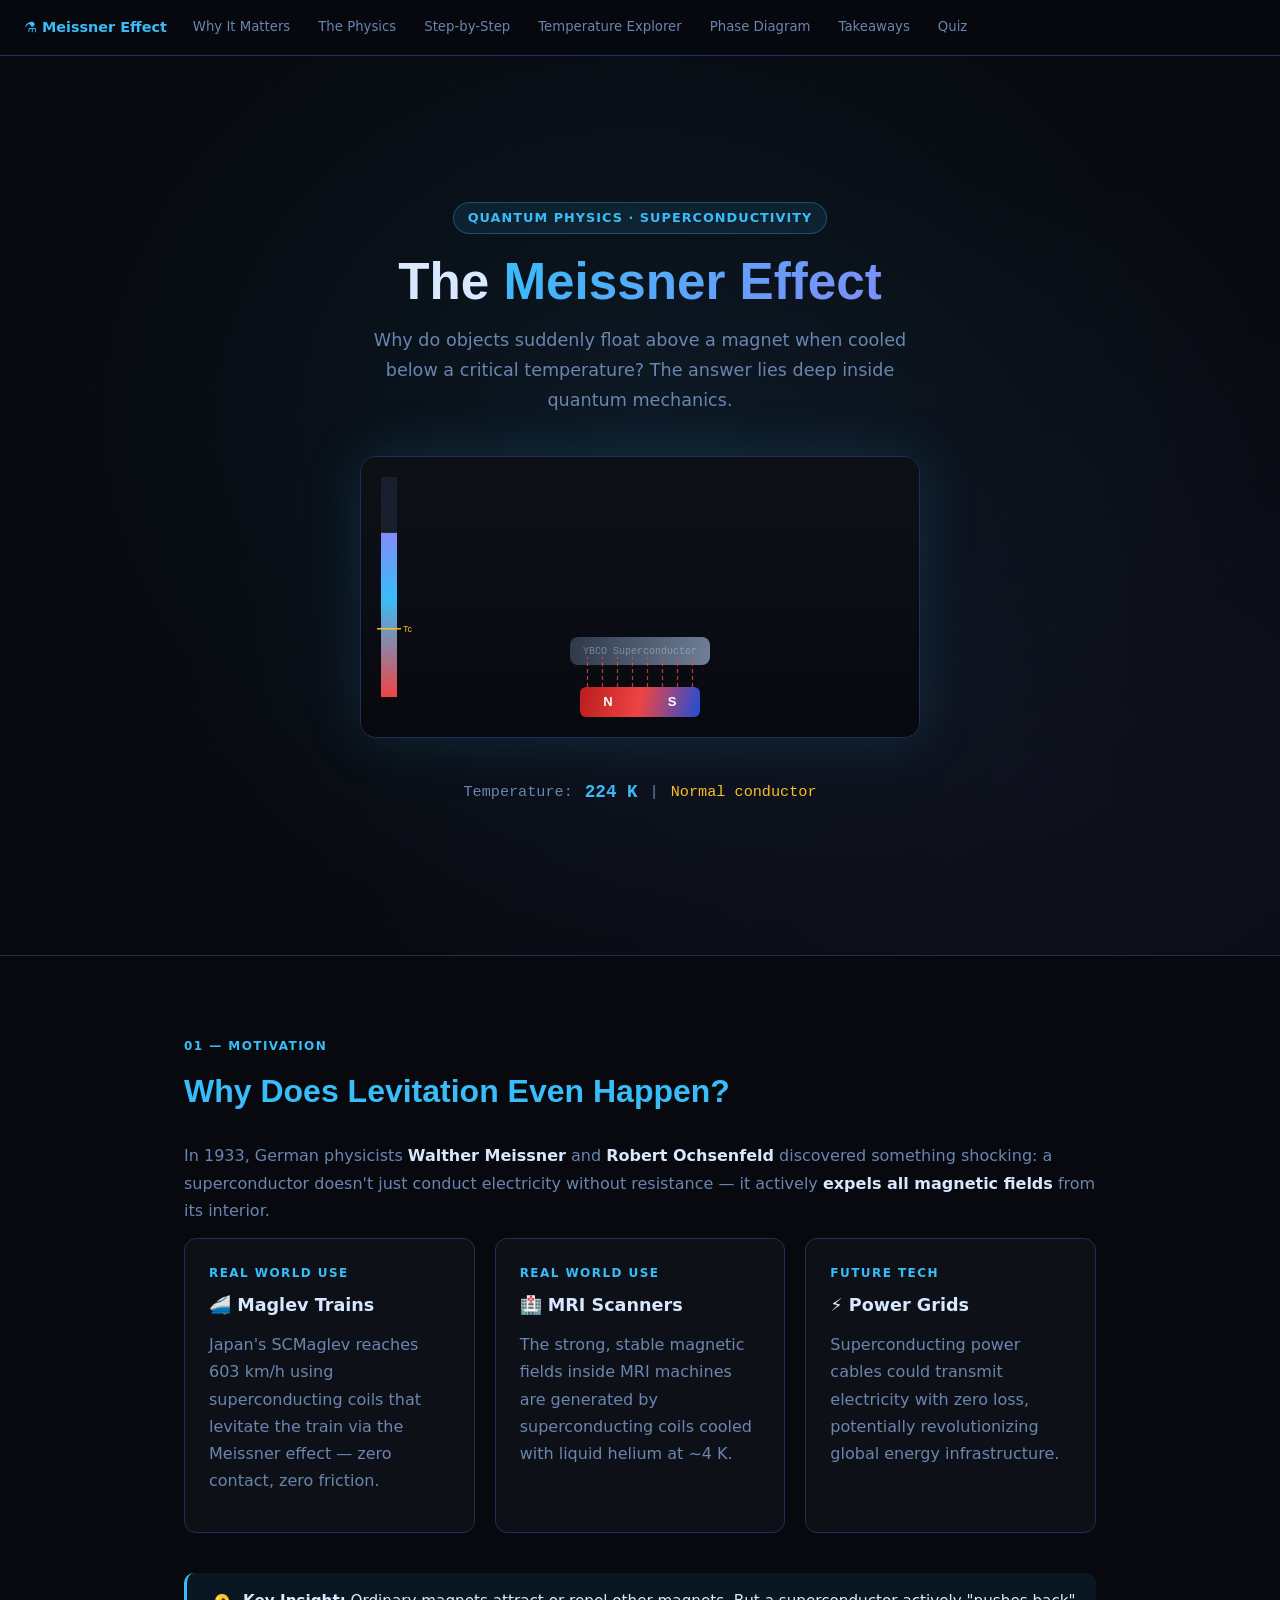
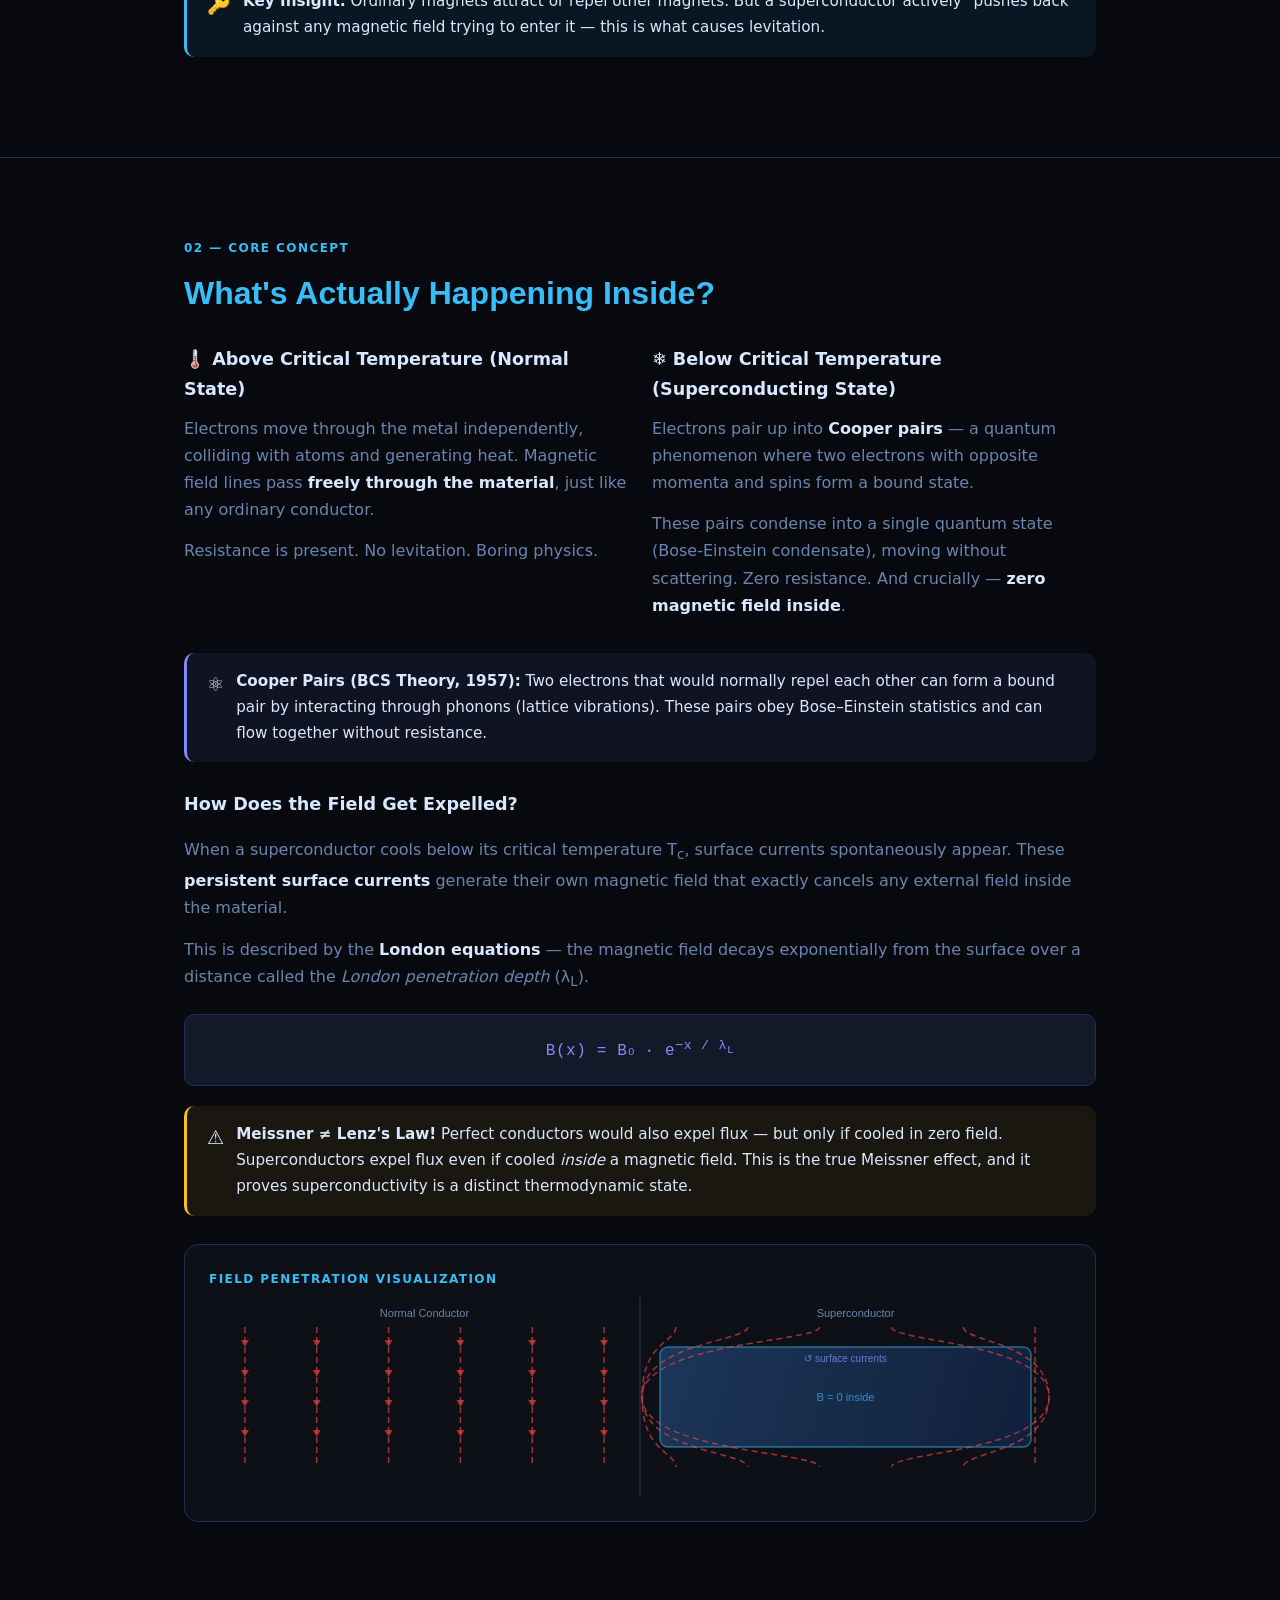
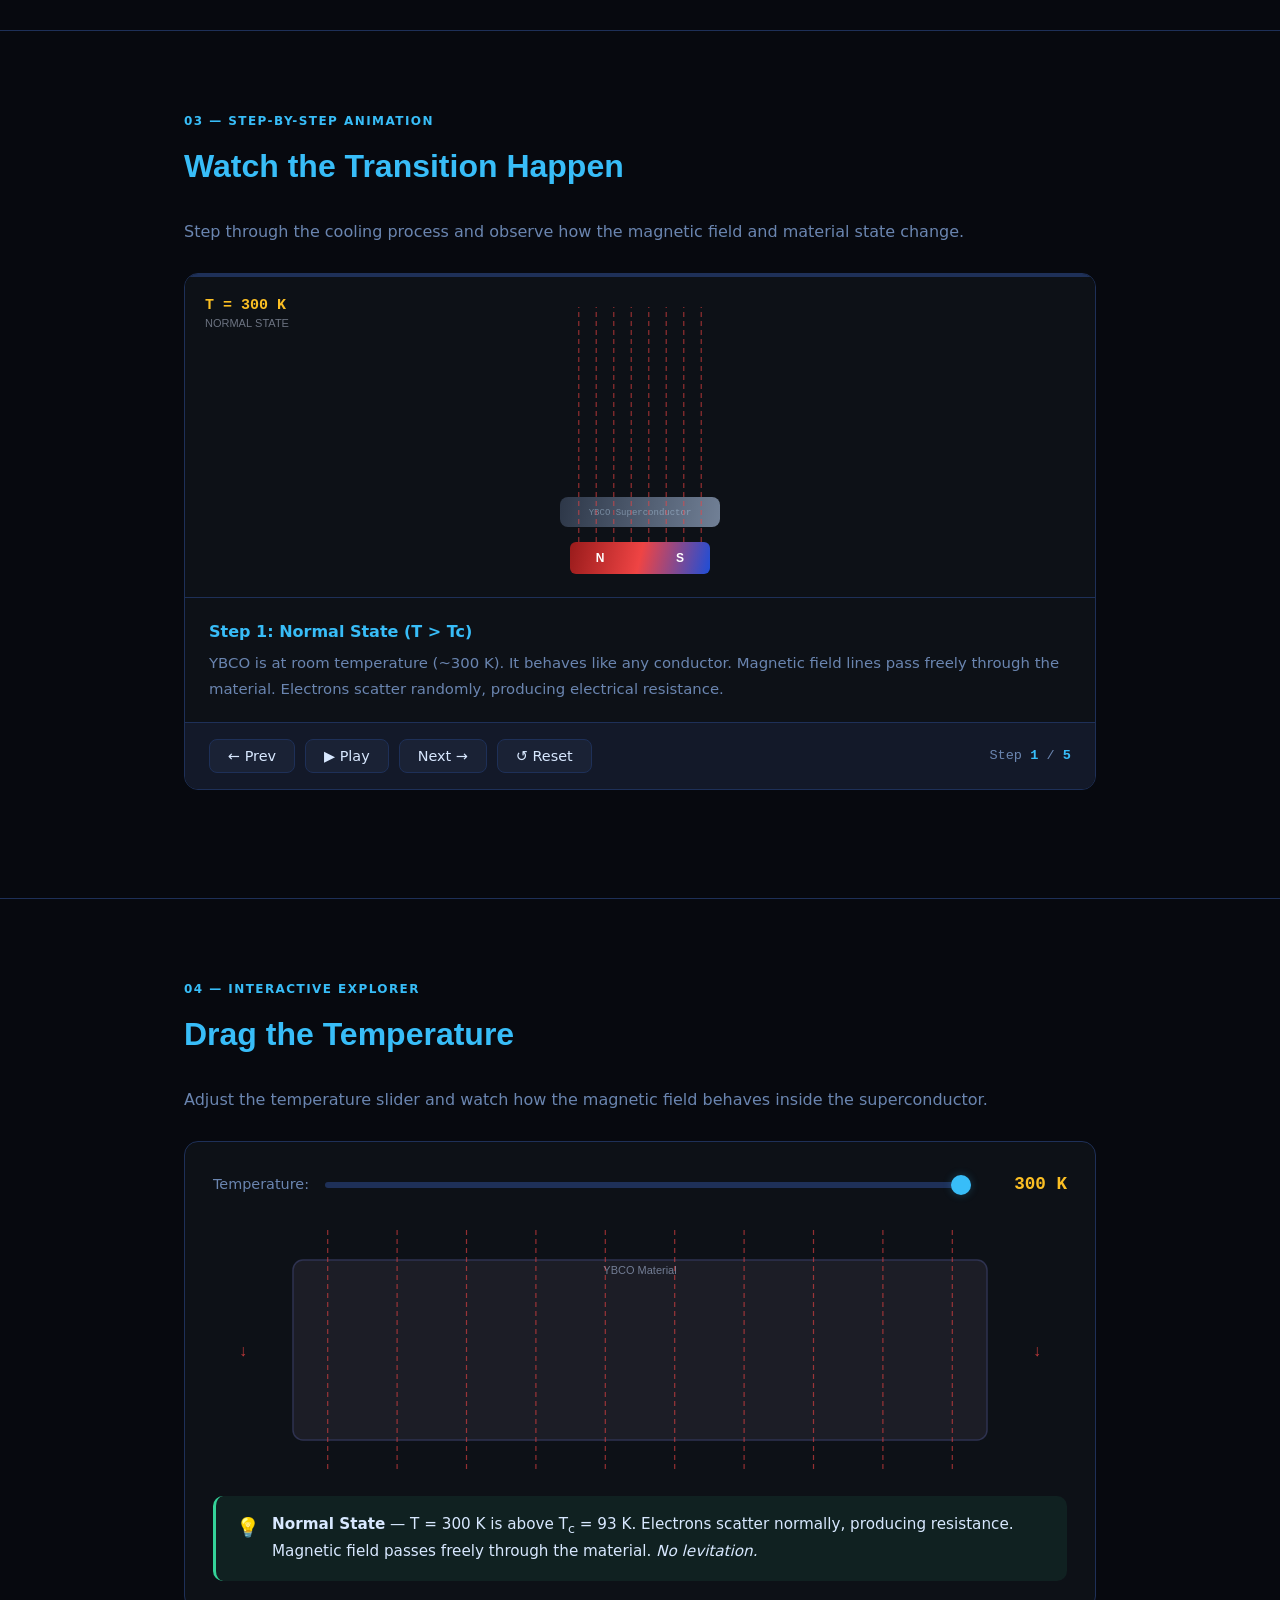
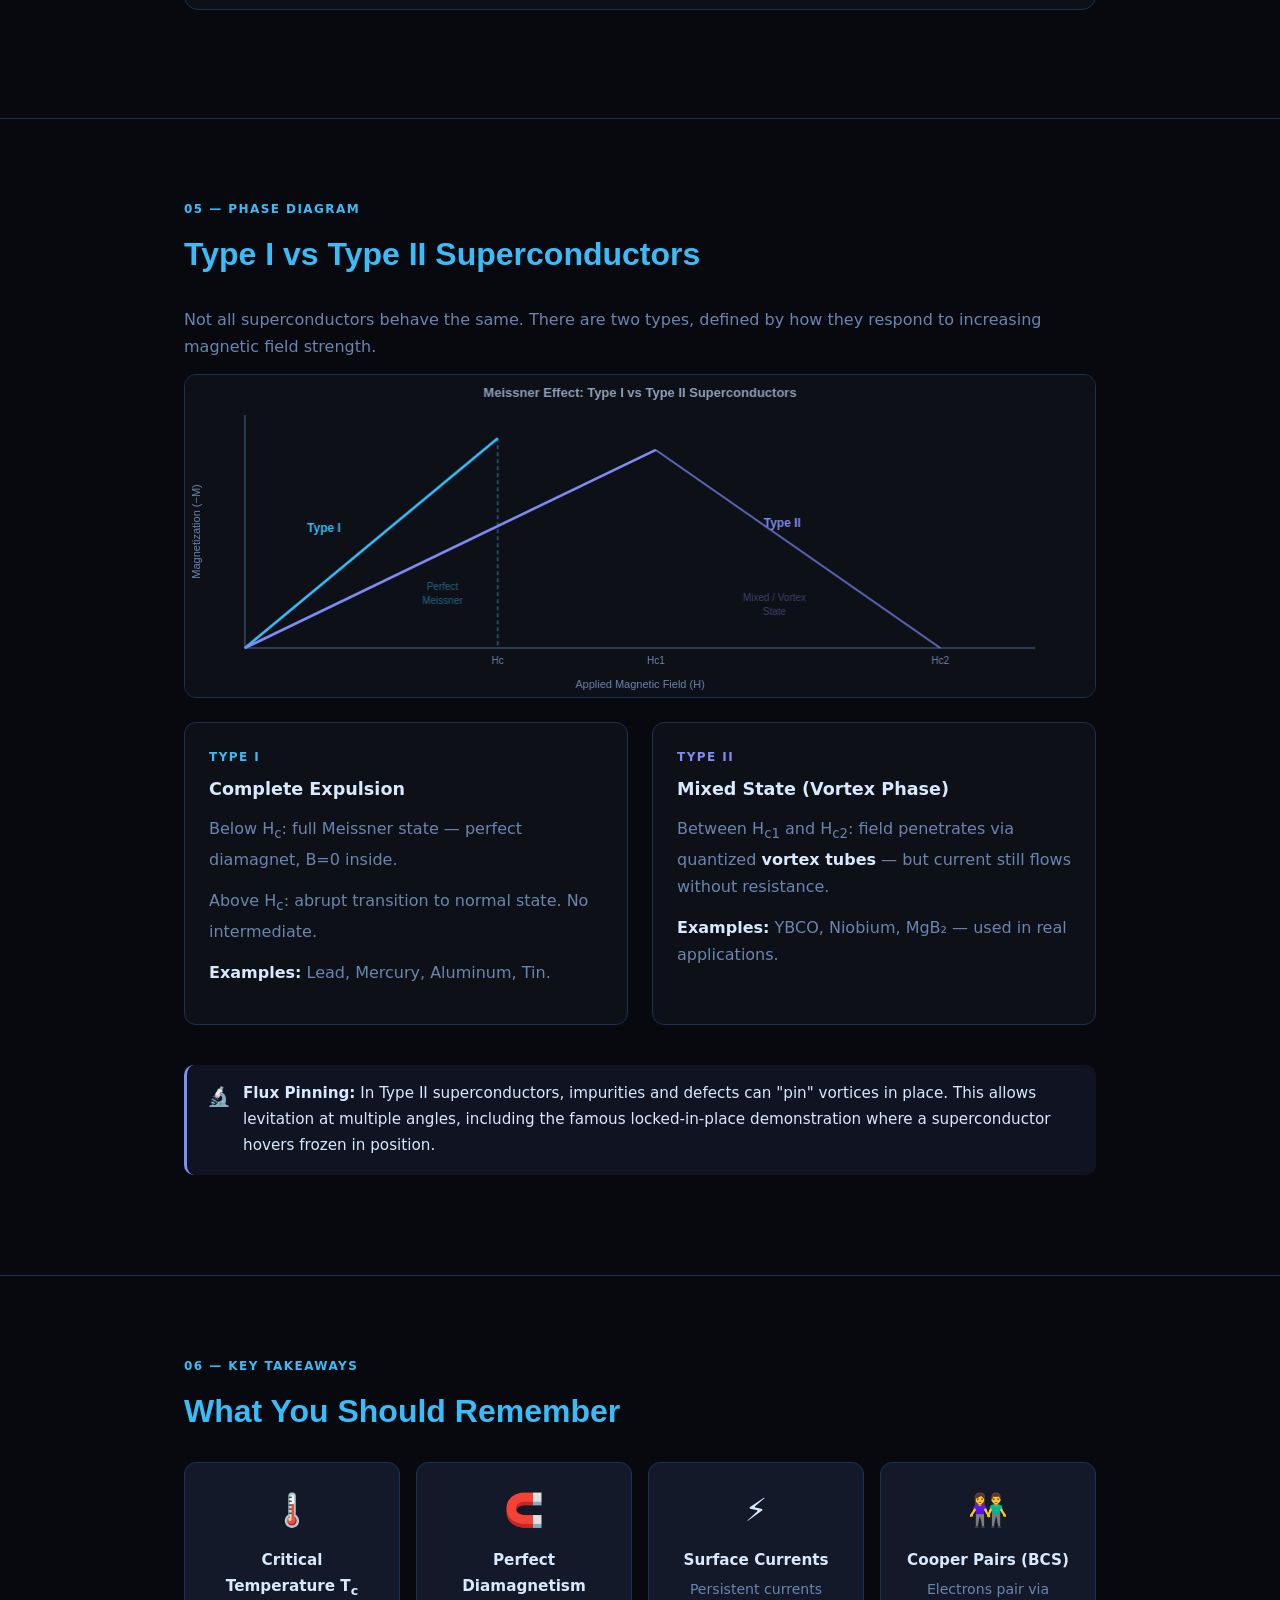
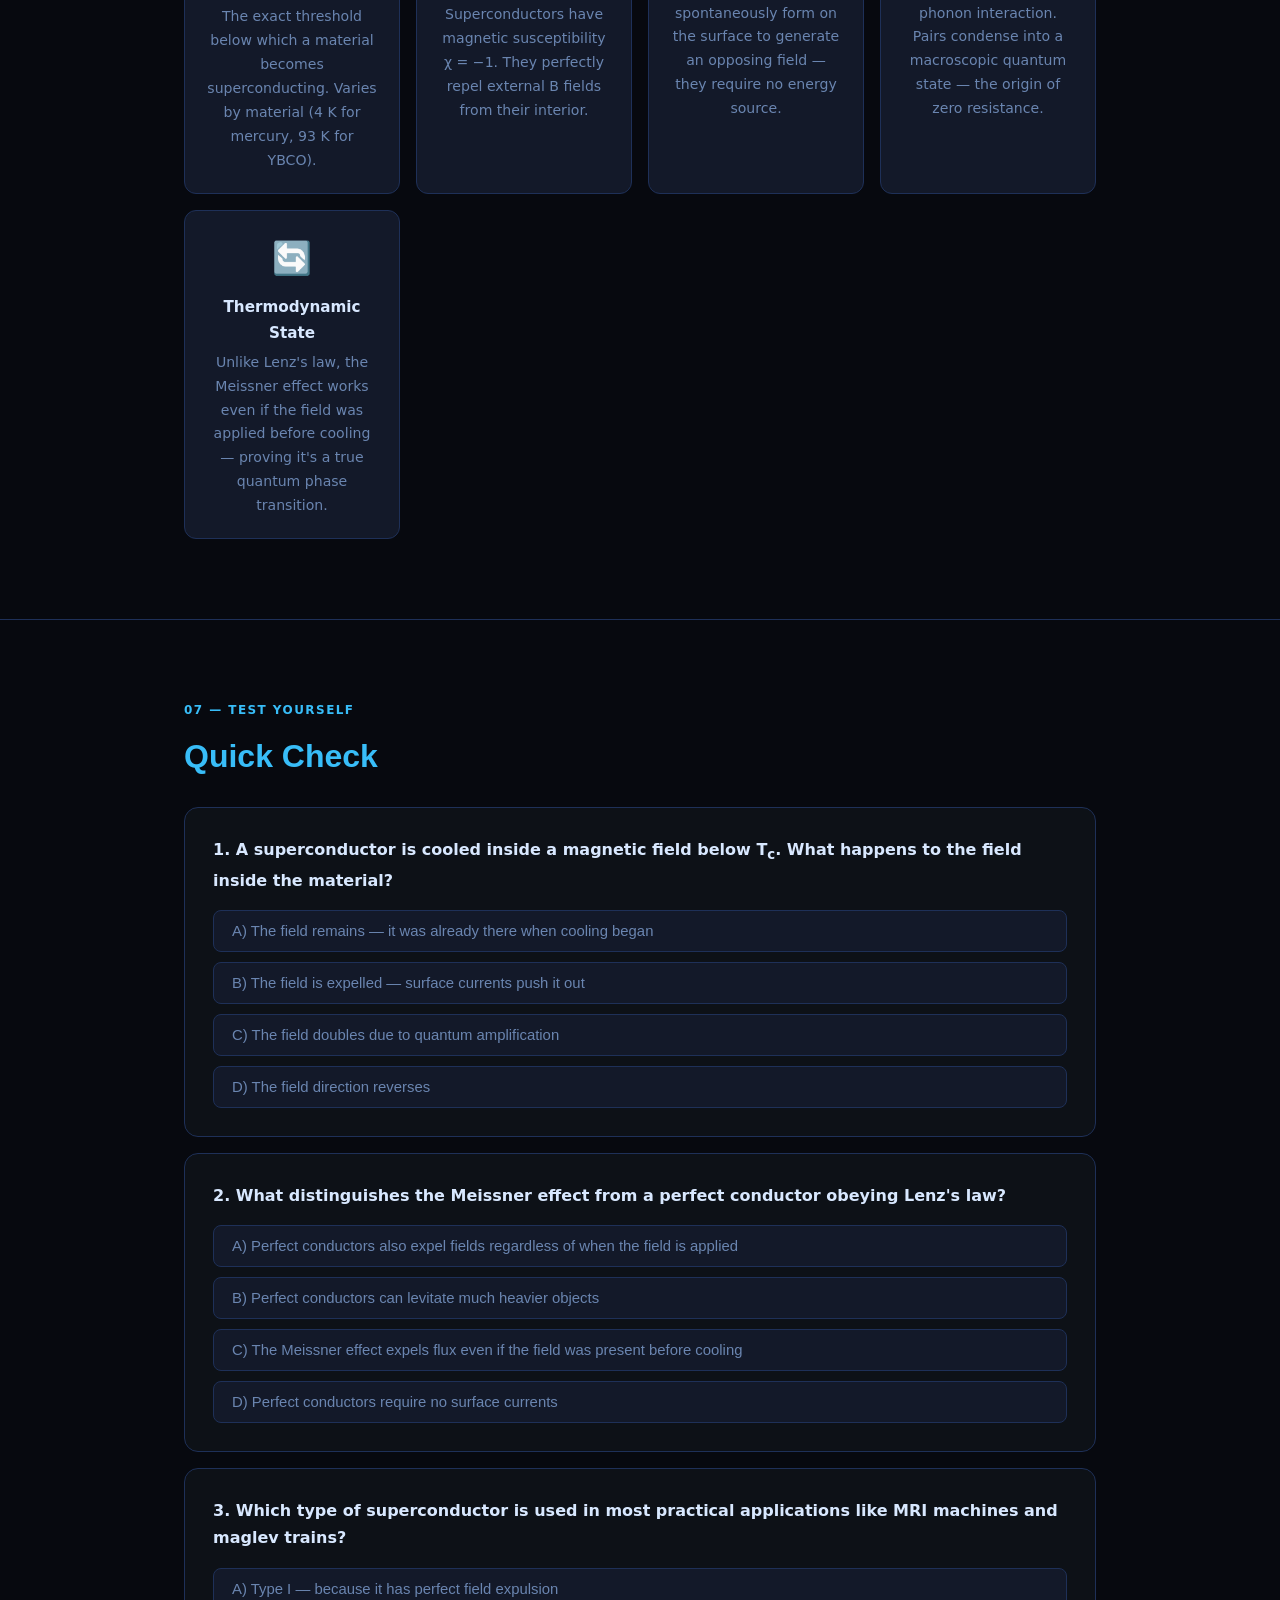
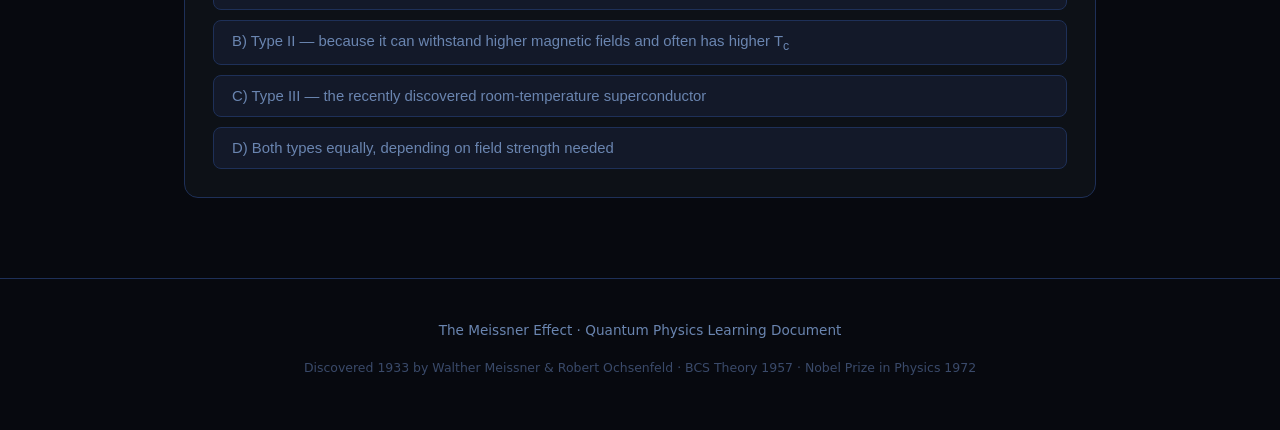
<file: Physic-topic/meissner-effect.html>
<!DOCTYPE html>
<html lang="en">
<head>
<meta charset="UTF-8">
<meta name="viewport" content="width=device-width, initial-scale=1.0">
<title>The Meissner Effect — Quantum Levitation Explained</title>
<style>
  :root {
    --bg:        #07090f;
    --surface:   #0d1117;
    --surface2:  #131929;
    --surface3:  #1a2235;
    --border:    #1e3058;
    --text:      #d8e8ff;
    --text-muted:#6a85b0;
    --accent:    #38bdf8;   /* ice blue */
    --accent2:   #818cf8;   /* purple */
    --accent3:   #f472b6;   /* pink */
    --success:   #34d399;
    --warning:   #fbbf24;
    --danger:    #f87171;
    --glow:      rgba(56,189,248,0.25);
    --font-display: 'Segoe UI', 'Inter', sans-serif;
    --font-body:    'Segoe UI', system-ui, sans-serif;
    --font-mono:    'Fira Code', 'Consolas', monospace;
  }

  *, *::before, *::after { box-sizing: border-box; margin: 0; padding: 0; }

  html { scroll-behavior: smooth; }

  body {
    background: var(--bg);
    color: var(--text);
    font-family: var(--font-body);
    font-size: 16px;
    line-height: 1.7;
    min-height: 100vh;
  }

  /* ─── Layout ─── */
  .container { max-width: 960px; margin: 0 auto; padding: 0 24px; }

  section { padding: 80px 0; border-bottom: 1px solid var(--border); }

  h1 { font-family: var(--font-display); font-size: clamp(2rem, 5vw, 3.2rem); font-weight: 800; line-height: 1.1; }
  h2 { font-family: var(--font-display); font-size: clamp(1.4rem, 3vw, 2rem); font-weight: 700; margin-bottom: 24px; color: var(--accent); }
  h3 { font-size: 1.1rem; font-weight: 600; margin-bottom: 10px; color: var(--text); }
  p  { color: var(--text-muted); margin-bottom: 14px; }
  p strong { color: var(--text); }

  .label { font-size: 0.75rem; letter-spacing: 0.12em; text-transform: uppercase; font-weight: 600; color: var(--accent); margin-bottom: 8px; }

  /* ─── Hero ─── */
  #hero {
    min-height: 100vh;
    display: flex; align-items: center; justify-content: center;
    text-align: center; padding: 60px 24px;
    background: radial-gradient(ellipse at 50% 40%, rgba(56,189,248,0.08) 0%, transparent 70%),
                radial-gradient(ellipse at 80% 80%, rgba(129,140,248,0.06) 0%, transparent 60%),
                var(--bg);
    border-bottom: 1px solid var(--border);
    position: relative; overflow: hidden;
  }

  #hero::before {
    content: '';
    position: absolute; inset: 0;
    background: url("data:image/svg+xml,%3Csvg width='60' height='60' viewBox='0 0 60 60' xmlns='http://www.w3.org/2000/svg'%3E%3Cg fill='none' fill-rule='evenodd'%3E%3Cg fill='%2338bdf8' fill-opacity='0.03'%3E%3Ccircle cx='30' cy='30' r='1'/%3E%3C/g%3E%3C/g%3E%3C/svg%3E");
    pointer-events: none;
  }

  .hero-badge {
    display: inline-block;
    background: rgba(56,189,248,0.1);
    border: 1px solid rgba(56,189,248,0.3);
    color: var(--accent);
    padding: 4px 14px;
    border-radius: 20px;
    font-size: 0.8rem;
    letter-spacing: 0.08em;
    text-transform: uppercase;
    font-weight: 600;
    margin-bottom: 20px;
  }

  .hero-title { margin-bottom: 16px; }

  .hero-title span.glow {
    background: linear-gradient(135deg, var(--accent), var(--accent2));
    -webkit-background-clip: text; -webkit-text-fill-color: transparent;
    background-clip: text;
  }

  .hero-sub {
    font-size: 1.1rem;
    color: var(--text-muted);
    max-width: 560px;
    margin: 0 auto 40px;
  }

  .hero-canvas-wrap {
    width: 100%; max-width: 560px;
    margin: 0 auto 40px;
    border-radius: 16px;
    overflow: hidden;
    border: 1px solid var(--border);
    background: var(--surface);
    box-shadow: 0 0 60px rgba(56,189,248,0.15);
  }

  #heroCanvas { display: block; width: 100%; }

  .hero-temp-display {
    display: flex; align-items: center; justify-content: center; gap: 12px;
    font-family: var(--font-mono); font-size: 0.95rem; color: var(--text-muted);
  }

  .temp-val { color: var(--accent); font-weight: 700; font-size: 1.1rem; }

  /* ─── Cards ─── */
  .card {
    background: var(--surface);
    border: 1px solid var(--border);
    border-radius: 12px;
    padding: 24px;
    margin-bottom: 20px;
  }

  .card-grid {
    display: grid;
    grid-template-columns: repeat(auto-fit, minmax(240px, 1fr));
    gap: 20px;
  }

  .callout {
    border-radius: 10px;
    padding: 16px 20px;
    margin: 20px 0;
    font-size: 0.95rem;
    color: var(--text);
    display: flex; align-items: flex-start; gap: 12px;
  }
  .callout.tip   { background: rgba(52,211,153,0.08); border-left: 3px solid var(--success); }
  .callout.warn  { background: rgba(251,191,36,0.08); border-left: 3px solid var(--warning); }
  .callout.key   { background: rgba(56,189,248,0.08); border-left: 3px solid var(--accent); }
  .callout.fact  { background: rgba(129,140,248,0.08); border-left: 3px solid var(--accent2); }
  .callout-icon  { font-size: 1.2rem; flex-shrink: 0; }

  /* ─── Phase diagram viz ─── */
  #phaseWrap {
    background: var(--surface);
    border: 1px solid var(--border);
    border-radius: 14px;
    padding: 24px;
    margin: 28px 0;
  }

  /* ─── Step-through section ─── */
  .step-viewer {
    background: var(--surface);
    border: 1px solid var(--border);
    border-radius: 14px;
    overflow: hidden;
    margin: 28px 0;
  }

  .step-canvas-area { position: relative; }

  #stepCanvas { display: block; width: 100%; }

  .step-info {
    padding: 20px 24px;
    border-top: 1px solid var(--border);
  }

  .step-title { font-size: 1rem; font-weight: 700; color: var(--accent); margin-bottom: 6px; }
  .step-desc  { color: var(--text-muted); font-size: 0.93rem; }

  .controls {
    display: flex; flex-wrap: wrap; align-items: center; gap: 10px;
    padding: 16px 24px;
    border-top: 1px solid var(--border);
    background: var(--surface2);
  }

  .controls button {
    background: var(--surface3);
    color: var(--text);
    border: 1px solid var(--border);
    border-radius: 8px;
    padding: 8px 18px;
    font-size: 0.9rem;
    cursor: pointer;
    transition: all 0.2s;
    font-family: var(--font-body);
  }
  .controls button:hover { background: var(--border); border-color: var(--accent); color: var(--accent); }
  .controls button.active { background: rgba(56,189,248,0.15); border-color: var(--accent); color: var(--accent); }

  .step-counter {
    margin-left: auto;
    font-family: var(--font-mono);
    font-size: 0.85rem;
    color: var(--text-muted);
  }
  .step-counter span { color: var(--accent); font-weight: 700; }

  .progress-bar {
    height: 3px;
    background: var(--border);
    position: relative;
  }
  .progress-fill {
    height: 100%;
    background: linear-gradient(90deg, var(--accent), var(--accent2));
    transition: width 0.4s ease;
  }

  /* ─── Temperature slider ─── */
  .slider-section {
    background: var(--surface);
    border: 1px solid var(--border);
    border-radius: 14px;
    padding: 28px;
    margin: 28px 0;
  }

  .slider-row {
    display: flex; align-items: center; gap: 16px;
    margin-bottom: 20px; flex-wrap: wrap;
  }

  .slider-label { color: var(--text-muted); font-size: 0.9rem; flex-shrink: 0; }

  input[type=range] {
    flex: 1; min-width: 160px;
    -webkit-appearance: none; appearance: none;
    height: 6px;
    background: var(--border);
    border-radius: 3px;
    outline: none;
    cursor: pointer;
  }
  input[type=range]::-webkit-slider-thumb {
    -webkit-appearance: none; appearance: none;
    width: 20px; height: 20px;
    border-radius: 50%;
    background: var(--accent);
    cursor: pointer;
    box-shadow: 0 0 8px var(--glow);
    transition: box-shadow 0.2s;
  }
  input[type=range]::-webkit-slider-thumb:hover { box-shadow: 0 0 16px var(--glow); }

  .temp-readout {
    font-family: var(--font-mono);
    font-size: 1.1rem;
    font-weight: 700;
    min-width: 80px;
    text-align: right;
  }

  #sliderCanvas { display: block; width: 100%; border-radius: 10px; }

  /* ─── Phase diagram ─── */
  #phaseCanvas { display: block; width: 100%; }

  /* ─── Takeaways ─── */
  .takeaway-grid {
    display: grid;
    grid-template-columns: repeat(auto-fit, minmax(200px, 1fr));
    gap: 16px;
    margin-top: 20px;
  }

  .takeaway-card {
    background: var(--surface2);
    border: 1px solid var(--border);
    border-radius: 12px;
    padding: 20px;
    text-align: center;
  }

  .takeaway-icon { font-size: 2rem; margin-bottom: 10px; }
  .takeaway-text { font-size: 0.88rem; color: var(--text-muted); }
  .takeaway-text strong { display: block; color: var(--text); font-size: 0.95rem; margin-bottom: 4px; }

  /* ─── Quiz ─── */
  .quiz-card {
    background: var(--surface);
    border: 1px solid var(--border);
    border-radius: 14px;
    padding: 28px;
    margin-top: 20px;
  }

  .quiz-q { font-size: 1rem; font-weight: 600; color: var(--text); margin-bottom: 16px; }

  .quiz-options { display: flex; flex-direction: column; gap: 10px; }

  .quiz-opt {
    background: var(--surface2);
    border: 1px solid var(--border);
    border-radius: 8px;
    padding: 12px 18px;
    cursor: pointer;
    transition: all 0.2s;
    font-size: 0.93rem;
    color: var(--text-muted);
    text-align: left;
  }
  .quiz-opt:hover { border-color: var(--accent); color: var(--text); }
  .quiz-opt.correct { background: rgba(52,211,153,0.12); border-color: var(--success); color: var(--success); }
  .quiz-opt.wrong   { background: rgba(248,113,113,0.1); border-color: var(--danger);  color: var(--danger); }

  .quiz-feedback {
    margin-top: 14px; padding: 14px 18px;
    border-radius: 8px; font-size: 0.9rem;
    display: none;
  }
  .quiz-feedback.show { display: block; }
  .quiz-feedback.ok  { background: rgba(52,211,153,0.1); border-left: 3px solid var(--success); color: var(--success); }
  .quiz-feedback.bad { background: rgba(248,113,113,0.1); border-left: 3px solid var(--danger); color: var(--danger); }

  /* ─── Nav ─── */
  nav {
    position: sticky; top: 0; z-index: 100;
    background: rgba(7,9,15,0.85);
    backdrop-filter: blur(12px);
    border-bottom: 1px solid var(--border);
    padding: 12px 24px;
    display: flex; gap: 8px; align-items: center; flex-wrap: wrap;
  }

  nav a {
    color: var(--text-muted); text-decoration: none;
    font-size: 0.83rem; padding: 4px 10px;
    border-radius: 6px; transition: all 0.2s;
    white-space: nowrap;
  }
  nav a:hover { color: var(--accent); background: rgba(56,189,248,0.08); }
  nav .nav-title { color: var(--accent); font-weight: 700; font-size: 0.9rem; margin-right: 8px; }

  /* ─── Two columns ─── */
  .two-col { display: grid; grid-template-columns: 1fr 1fr; gap: 24px; }
  @media(max-width: 640px) { .two-col { grid-template-columns: 1fr; } }

  /* ─── Equation box ─── */
  .eq-box {
    background: var(--surface2);
    border: 1px solid var(--border);
    border-radius: 10px;
    padding: 20px;
    font-family: var(--font-mono);
    font-size: 1rem;
    color: var(--accent2);
    text-align: center;
    margin: 20px 0;
    letter-spacing: 0.04em;
  }

  /* ─── Scroll fade-in ─── */
  .fade-in { opacity: 0; transform: translateY(24px); transition: opacity 0.6s, transform 0.6s; }
  .fade-in.visible { opacity: 1; transform: none; }

  /* ─── Footer ─── */
  footer {
    text-align: center; padding: 40px 24px;
    color: var(--text-muted); font-size: 0.85rem;
  }
</style>
</head>
<body>

<nav>
  <span class="nav-title">⚗️ Meissner Effect</span>
  <a href="#why">Why It Matters</a>
  <a href="#physics">The Physics</a>
  <a href="#demo">Step-by-Step</a>
  <a href="#temperature">Temperature Explorer</a>
  <a href="#phase">Phase Diagram</a>
  <a href="#takeaways">Takeaways</a>
  <a href="#quiz">Quiz</a>
</nav>

<!-- ═══════════════════════════════════════════════════
     HERO
═══════════════════════════════════════════════════ -->
<section id="hero">
  <div class="container">
    <div class="hero-badge">Quantum Physics · Superconductivity</div>
    <h1 class="hero-title">The <span class="glow">Meissner Effect</span></h1>
    <p class="hero-sub">
      Why do objects suddenly float above a magnet when cooled below a critical temperature?
      The answer lies deep inside quantum mechanics.
    </p>

    <div class="hero-canvas-wrap">
      <canvas id="heroCanvas" height="280"></canvas>
    </div>

    <div class="hero-temp-display">
      <span>Temperature:</span>
      <span class="temp-val" id="heroTempVal">300 K</span>
      <span>|</span>
      <span id="heroStateLabel" style="color:var(--warning)">Normal conductor</span>
    </div>
  </div>
</section>

<!-- ═══════════════════════════════════════════════════
     WHY IT MATTERS
═══════════════════════════════════════════════════ -->
<section id="why">
  <div class="container fade-in">
    <div class="label">01 — Motivation</div>
    <h2>Why Does Levitation Even Happen?</h2>

    <p>
      In 1933, German physicists <strong>Walther Meissner</strong> and <strong>Robert Ochsenfeld</strong>
      discovered something shocking: a superconductor doesn't just conduct electricity without resistance —
      it actively <strong>expels all magnetic fields</strong> from its interior.
    </p>

    <div class="card-grid">
      <div class="card">
        <div class="label">Real World Use</div>
        <h3>🚄 Maglev Trains</h3>
        <p>Japan's SCMaglev reaches 603 km/h using superconducting coils that levitate the train via the Meissner effect — zero contact, zero friction.</p>
      </div>
      <div class="card">
        <div class="label">Real World Use</div>
        <h3>🏥 MRI Scanners</h3>
        <p>The strong, stable magnetic fields inside MRI machines are generated by superconducting coils cooled with liquid helium at ~4 K.</p>
      </div>
      <div class="card">
        <div class="label">Future Tech</div>
        <h3>⚡ Power Grids</h3>
        <p>Superconducting power cables could transmit electricity with zero loss, potentially revolutionizing global energy infrastructure.</p>
      </div>
    </div>

    <div class="callout key">
      <span class="callout-icon">🔑</span>
      <div><strong>Key Insight:</strong> Ordinary magnets attract or repel other magnets. But a superconductor actively "pushes back" against any magnetic field trying to enter it — this is what causes levitation.</div>
    </div>
  </div>
</section>

<!-- ═══════════════════════════════════════════════════
     THE PHYSICS
═══════════════════════════════════════════════════ -->
<section id="physics">
  <div class="container fade-in">
    <div class="label">02 — Core Concept</div>
    <h2>What's Actually Happening Inside?</h2>

    <div class="two-col">
      <div>
        <h3>🌡️ Above Critical Temperature (Normal State)</h3>
        <p>
          Electrons move through the metal independently, colliding with atoms and generating heat.
          Magnetic field lines pass <strong>freely through the material</strong>, just like any ordinary conductor.
        </p>
        <p>
          Resistance is present. No levitation. Boring physics.
        </p>
      </div>
      <div>
        <h3>❄️ Below Critical Temperature (Superconducting State)</h3>
        <p>
          Electrons pair up into <strong>Cooper pairs</strong> — a quantum phenomenon where two electrons
          with opposite momenta and spins form a bound state.
        </p>
        <p>
          These pairs condense into a single quantum state (Bose-Einstein condensate), moving
          without scattering. Zero resistance. And crucially — <strong>zero magnetic field inside</strong>.
        </p>
      </div>
    </div>

    <div class="callout fact">
      <span class="callout-icon">⚛️</span>
      <div>
        <strong>Cooper Pairs (BCS Theory, 1957):</strong> Two electrons that would normally repel each other
        can form a bound pair by interacting through phonons (lattice vibrations). These pairs obey Bose–Einstein
        statistics and can flow together without resistance.
      </div>
    </div>

    <h3 style="margin-top:28px; margin-bottom:16px;">How Does the Field Get Expelled?</h3>
    <p>
      When a superconductor cools below its critical temperature T<sub>c</sub>, surface currents
      spontaneously appear. These <strong>persistent surface currents</strong> generate their own
      magnetic field that exactly cancels any external field inside the material.
    </p>
    <p>
      This is described by the <strong>London equations</strong> — the magnetic field decays
      exponentially from the surface over a distance called the <em>London penetration depth</em> (λ<sub>L</sub>).
    </p>

    <div class="eq-box">
      B(x) = B₀ · e<sup>−x / λ<sub>L</sub></sup>
    </div>

    <div class="callout warn">
      <span class="callout-icon">⚠️</span>
      <div>
        <strong>Meissner ≠ Lenz's Law!</strong> Perfect conductors would also expel flux — but only
        if cooled in zero field. Superconductors expel flux even if cooled <em>inside</em> a magnetic field.
        This is the true Meissner effect, and it proves superconductivity is a distinct thermodynamic state.
      </div>
    </div>

    <div id="phaseWrap">
      <div class="label">Field Penetration Visualization</div>
      <canvas id="phaseCanvas" height="200"></canvas>
    </div>
  </div>
</section>

<!-- ═══════════════════════════════════════════════════
     STEP-BY-STEP DEMO
═══════════════════════════════════════════════════ -->
<section id="demo">
  <div class="container fade-in">
    <div class="label">03 — Step-by-Step Animation</div>
    <h2>Watch the Transition Happen</h2>
    <p>Step through the cooling process and observe how the magnetic field and material state change.</p>

    <div class="step-viewer">
      <div class="progress-bar"><div class="progress-fill" id="progressFill" style="width:0%"></div></div>
      <div class="step-canvas-area">
        <canvas id="stepCanvas" height="320"></canvas>
      </div>
      <div class="step-info">
        <div class="step-title" id="stepTitle">Step 1: Normal State</div>
        <div class="step-desc" id="stepDesc">At room temperature, YBCO is an ordinary conductor. Magnetic field lines pass freely through the material. Electrons move independently, creating resistance.</div>
      </div>
      <div class="controls">
        <button onclick="stepCtrl.prev()" id="btnPrev">← Prev</button>
        <button onclick="stepCtrl.playing ? stepCtrl.pause() : stepCtrl.play()" id="btnPlay">▶ Play</button>
        <button onclick="stepCtrl.next()" id="btnNext">Next →</button>
        <button onclick="stepCtrl.reset()">↺ Reset</button>
        <span class="step-counter">Step <span id="stepNum">1</span> / <span id="stepTotal">5</span></span>
      </div>
    </div>
  </div>
</section>

<!-- ═══════════════════════════════════════════════════
     TEMPERATURE EXPLORER
═══════════════════════════════════════════════════ -->
<section id="temperature">
  <div class="container fade-in">
    <div class="label">04 — Interactive Explorer</div>
    <h2>Drag the Temperature</h2>
    <p>Adjust the temperature slider and watch how the magnetic field behaves inside the superconductor.</p>

    <div class="slider-section">
      <div class="slider-row">
        <span class="slider-label">Temperature:</span>
        <input type="range" id="tempSlider" min="0" max="300" value="300" oninput="updateSliderViz()">
        <span class="temp-readout" id="sliderTempLabel" style="color:var(--warning)">300 K</span>
      </div>
      <canvas id="sliderCanvas" height="260"></canvas>
      <div style="margin-top:16px; display:flex; gap:16px; flex-wrap:wrap;">
        <div class="callout tip" style="flex:1; margin:0;">
          <span class="callout-icon">💡</span>
          <div id="sliderInfo">YBCO (a common high-temperature superconductor) has T<sub>c</sub> ≈ 93 K. Try dragging below 93 K to see the Meissner effect activate.</div>
        </div>
      </div>
    </div>
  </div>
</section>

<!-- ═══════════════════════════════════════════════════
     PHASE DIAGRAM
═══════════════════════════════════════════════════ -->
<section id="phase">
  <div class="container fade-in">
    <div class="label">05 — Phase Diagram</div>
    <h2>Type I vs Type II Superconductors</h2>
    <p>
      Not all superconductors behave the same. There are two types, defined by how they respond
      to increasing magnetic field strength.
    </p>

    <canvas id="typesCanvas" height="320" style="width:100%; background:var(--surface); border:1px solid var(--border); border-radius:12px; display:block;"></canvas>

    <div class="two-col" style="margin-top:24px;">
      <div class="card">
        <div class="label" style="color:var(--accent)">Type I</div>
        <h3>Complete Expulsion</h3>
        <p>Below H<sub>c</sub>: full Meissner state — perfect diamagnet, B=0 inside.</p>
        <p>Above H<sub>c</sub>: abrupt transition to normal state. No intermediate.</p>
        <p><strong>Examples:</strong> Lead, Mercury, Aluminum, Tin.</p>
      </div>
      <div class="card">
        <div class="label" style="color:var(--accent2)">Type II</div>
        <h3>Mixed State (Vortex Phase)</h3>
        <p>Between H<sub>c1</sub> and H<sub>c2</sub>: field penetrates via quantized <strong>vortex tubes</strong> — but current still flows without resistance.</p>
        <p><strong>Examples:</strong> YBCO, Niobium, MgB₂ — used in real applications.</p>
      </div>
    </div>

    <div class="callout fact">
      <span class="callout-icon">🔬</span>
      <div><strong>Flux Pinning:</strong> In Type II superconductors, impurities and defects can "pin" vortices in place. This allows levitation at multiple angles, including the famous locked-in-place demonstration where a superconductor hovers frozen in position.</div>
    </div>
  </div>
</section>

<!-- ═══════════════════════════════════════════════════
     TAKEAWAYS
═══════════════════════════════════════════════════ -->
<section id="takeaways">
  <div class="container fade-in">
    <div class="label">06 — Key Takeaways</div>
    <h2>What You Should Remember</h2>

    <div class="takeaway-grid">
      <div class="takeaway-card">
        <div class="takeaway-icon">🌡️</div>
        <div class="takeaway-text">
          <strong>Critical Temperature T<sub>c</sub></strong>
          The exact threshold below which a material becomes superconducting. Varies by material (4 K for mercury, 93 K for YBCO).
        </div>
      </div>
      <div class="takeaway-card">
        <div class="takeaway-icon">🧲</div>
        <div class="takeaway-text">
          <strong>Perfect Diamagnetism</strong>
          Superconductors have magnetic susceptibility χ = −1. They perfectly repel external B fields from their interior.
        </div>
      </div>
      <div class="takeaway-card">
        <div class="takeaway-icon">⚡</div>
        <div class="takeaway-text">
          <strong>Surface Currents</strong>
          Persistent currents spontaneously form on the surface to generate an opposing field — they require no energy source.
        </div>
      </div>
      <div class="takeaway-card">
        <div class="takeaway-icon">👫</div>
        <div class="takeaway-text">
          <strong>Cooper Pairs (BCS)</strong>
          Electrons pair via phonon interaction. Pairs condense into a macroscopic quantum state — the origin of zero resistance.
        </div>
      </div>
      <div class="takeaway-card">
        <div class="takeaway-icon">🔄</div>
        <div class="takeaway-text">
          <strong>Thermodynamic State</strong>
          Unlike Lenz's law, the Meissner effect works even if the field was applied before cooling — proving it's a true quantum phase transition.
        </div>
      </div>
    </div>
  </div>
</section>

<!-- ═══════════════════════════════════════════════════
     QUIZ
═══════════════════════════════════════════════════ -->
<section id="quiz">
  <div class="container fade-in">
    <div class="label">07 — Test Yourself</div>
    <h2>Quick Check</h2>

    <div class="quiz-card" id="q1">
      <div class="quiz-q">1. A superconductor is cooled inside a magnetic field below T<sub>c</sub>. What happens to the field inside the material?</div>
      <div class="quiz-options">
        <button class="quiz-opt" onclick="answer(this,'q1',false)">A) The field remains — it was already there when cooling began</button>
        <button class="quiz-opt" onclick="answer(this,'q1',true)">B) The field is expelled — surface currents push it out</button>
        <button class="quiz-opt" onclick="answer(this,'q1',false)">C) The field doubles due to quantum amplification</button>
        <button class="quiz-opt" onclick="answer(this,'q1',false)">D) The field direction reverses</button>
      </div>
      <div class="quiz-feedback" id="q1-fb"></div>
    </div>

    <div class="quiz-card" id="q2" style="margin-top:16px;">
      <div class="quiz-q">2. What distinguishes the Meissner effect from a perfect conductor obeying Lenz's law?</div>
      <div class="quiz-options">
        <button class="quiz-opt" onclick="answer(this,'q2',false)">A) Perfect conductors also expel fields regardless of when the field is applied</button>
        <button class="quiz-opt" onclick="answer(this,'q2',false)">B) Perfect conductors can levitate much heavier objects</button>
        <button class="quiz-opt" onclick="answer(this,'q2',true)">C) The Meissner effect expels flux even if the field was present before cooling</button>
        <button class="quiz-opt" onclick="answer(this,'q2',false)">D) Perfect conductors require no surface currents</button>
      </div>
      <div class="quiz-feedback" id="q2-fb"></div>
    </div>

    <div class="quiz-card" id="q3" style="margin-top:16px;">
      <div class="quiz-q">3. Which type of superconductor is used in most practical applications like MRI machines and maglev trains?</div>
      <div class="quiz-options">
        <button class="quiz-opt" onclick="answer(this,'q3',false)">A) Type I — because it has perfect field expulsion</button>
        <button class="quiz-opt" onclick="answer(this,'q3',true)">B) Type II — because it can withstand higher magnetic fields and often has higher T<sub>c</sub></button>
        <button class="quiz-opt" onclick="answer(this,'q3',false)">C) Type III — the recently discovered room-temperature superconductor</button>
        <button class="quiz-opt" onclick="answer(this,'q3',false)">D) Both types equally, depending on field strength needed</button>
      </div>
      <div class="quiz-feedback" id="q3-fb"></div>
    </div>
  </div>
</section>

<footer>
  <div class="container">
    <p>The Meissner Effect · Quantum Physics Learning Document</p>
    <p style="font-size:0.78rem; margin-top:6px; color:#3a4a6a;">Discovered 1933 by Walther Meissner & Robert Ochsenfeld · BCS Theory 1957 · Nobel Prize in Physics 1972</p>
  </div>
</footer>

<!-- ═══════════════════════════════════════════════════
     JAVASCRIPT
═══════════════════════════════════════════════════ -->
<script>
// ─── Utilities ───────────────────────────────────────────
const TAU = Math.PI * 2;
function lerp(a,b,t){ return a + (b-a)*t; }
function clamp(v,a,b){ return Math.max(a, Math.min(b, v)); }
function hsl(h,s,l,a=1){ return `hsla(${h},${s}%,${l}%,${a})`; }

// ─── Hero Canvas ─────────────────────────────────────────
const heroCanvas = document.getElementById('heroCanvas');
const heroCtx    = heroCanvas.getContext('2d');
let heroTemp = 300;
let heroAnimT = 0;
let heroDir = -1; // cooling direction

function resizeHero(){
  heroCanvas.width  = heroCanvas.offsetWidth * devicePixelRatio;
  heroCanvas.height = heroCanvas.offsetHeight * devicePixelRatio;
  heroCtx.scale(devicePixelRatio, devicePixelRatio);
}
resizeHero();

function drawHero(){
  const W = heroCanvas.offsetWidth;
  const H = heroCanvas.offsetHeight;
  heroCtx.clearRect(0,0,W,H);

  const isSC = heroTemp < 93;
  const t = clamp((93 - heroTemp) / 93, 0, 1); // 0=normal, 1=superconducting

  // Background gradient
  const bg = heroCtx.createLinearGradient(0,0,0,H);
  bg.addColorStop(0, `rgba(13,17,23,1)`);
  bg.addColorStop(1, `rgba(7,9,15,1)`);
  heroCtx.fillStyle = bg;
  heroCtx.fillRect(0,0,W,H);

  // Magnet at bottom
  const mW = 120, mH = 30;
  const mX = W/2 - mW/2, mY = H - 50;
  const mGrad = heroCtx.createLinearGradient(mX, mY, mX+mW, mY+mH);
  mGrad.addColorStop(0,   '#b91c1c');
  mGrad.addColorStop(0.5, '#ef4444');
  mGrad.addColorStop(1,   '#1d4ed8');
  heroCtx.fillStyle = mGrad;
  heroCtx.beginPath();
  heroCtx.roundRect(mX, mY, mW, mH, 6);
  heroCtx.fill();
  heroCtx.fillStyle = '#fff';
  heroCtx.font = 'bold 13px sans-serif';
  heroCtx.textAlign = 'center';
  heroCtx.fillText('N', mX + 28, mY+19);
  heroCtx.fillText('S', mX + mW - 28, mY+19);

  // Superconductor disk — levitate based on t
  const diskW = 140, diskH = 28;
  const baseY = H - 100;
  const levY = baseY - t * 40;
  const diskX = W/2 - diskW/2;

  // Glow
  if(isSC || t > 0.05){
    heroCtx.save();
    heroCtx.shadowColor = `rgba(56,189,248,${t*0.9})`;
    heroCtx.shadowBlur  = 30 * t;
    heroCtx.fillStyle = 'transparent';
    heroCtx.fillRect(0,0,1,1);
    heroCtx.restore();
  }

  // Disk itself
  const diskColor1 = isSC ? '#1e3a5f' : '#2d3748';
  const diskColor2 = isSC ? '#38bdf8' : '#718096';
  const dGrad = heroCtx.createLinearGradient(diskX, levY, diskX+diskW, levY+diskH);
  dGrad.addColorStop(0, diskColor1);
  dGrad.addColorStop(1, diskColor2);
  heroCtx.fillStyle = dGrad;
  heroCtx.beginPath();
  heroCtx.roundRect(diskX, levY, diskW, diskH, 8);
  heroCtx.fill();

  // Disk glow outline
  if(t > 0.05){
    heroCtx.strokeStyle = `rgba(56,189,248,${t*0.8})`;
    heroCtx.lineWidth = 1.5;
    heroCtx.stroke();
  }

  heroCtx.fillStyle = `rgba(200,230,255,${0.4 + t*0.5})`;
  heroCtx.font = `${10 + t*3}px 'Fira Code', monospace`;
  heroCtx.textAlign = 'center';
  heroCtx.fillText('YBCO Superconductor', W/2, levY + 17);

  // Magnetic field lines
  const numLines = 8;
  for(let i=0; i<numLines; i++){
    const xFrac = (i+0.5)/numLines;
    const xPos  = mX + xFrac * mW;
    const fieldReach = H - mY - 20;
    const repelY = levY + diskH;

    heroCtx.beginPath();
    heroCtx.strokeStyle = `rgba(239,68,68,${0.4 + (1-t)*0.4})`;
    heroCtx.lineWidth = 1.2;
    heroCtx.setLineDash([4,3]);

    if(!isSC || t < 0.1){
      // Lines pass through disk
      heroCtx.moveTo(xPos, mY);
      heroCtx.lineTo(xPos, mY - fieldReach);
    } else {
      // Lines curve around disk
      const xDev = (xFrac - 0.5) * diskW * 2.2;
      const cpy  = levY - 20 - t * 15;
      heroCtx.moveTo(xPos, mY);
      heroCtx.quadraticCurveTo(xPos + xDev * 0.1, cpy, xPos + xDev, mY - fieldReach);
    }
    heroCtx.stroke();
  }
  heroCtx.setLineDash([]);

  // Temp gauge
  const gaugeX = 20, gaugeY = 20, gaugeH = H - 60;
  heroCtx.fillStyle = 'rgba(30,40,60,0.6)';
  heroCtx.fillRect(gaugeX, gaugeY, 16, gaugeH);
  const fillH = (heroTemp/300) * gaugeH;
  const tempGrad = heroCtx.createLinearGradient(0, gaugeY+gaugeH-fillH, 0, gaugeY+gaugeH);
  tempGrad.addColorStop(0, '#818cf8');
  tempGrad.addColorStop(0.4, '#38bdf8');
  tempGrad.addColorStop(1, '#ef4444');
  heroCtx.fillStyle = tempGrad;
  heroCtx.fillRect(gaugeX, gaugeY+gaugeH-fillH, 16, fillH);

  // Tc marker
  const tcY = gaugeY + gaugeH - (93/300)*gaugeH;
  heroCtx.strokeStyle = '#fbbf24';
  heroCtx.lineWidth = 1.5;
  heroCtx.beginPath();
  heroCtx.moveTo(gaugeX-4, tcY);
  heroCtx.lineTo(gaugeX+20, tcY);
  heroCtx.stroke();
  heroCtx.fillStyle = '#fbbf24';
  heroCtx.font = '9px sans-serif';
  heroCtx.textAlign = 'left';
  heroCtx.fillText('Tc', gaugeX+22, tcY+3);

  // Temperature label
  document.getElementById('heroTempVal').textContent = Math.round(heroTemp) + ' K';
  const stateEl = document.getElementById('heroStateLabel');
  if(heroTemp < 93){
    stateEl.textContent = '✦ Superconducting (Meissner effect active)';
    stateEl.style.color = 'var(--accent)';
  } else {
    stateEl.textContent = 'Normal conductor';
    stateEl.style.color = 'var(--warning)';
  }
}

// Auto-animate hero temperature cycling
function heroLoop(){
  heroTemp += heroDir * 0.6;
  if(heroTemp <= 20)  { heroDir = +1; }
  if(heroTemp >= 300) { heroDir = -1; }
  drawHero();
  requestAnimationFrame(heroLoop);
}
heroLoop();

// ─── Phase canvas (field penetration) ───────────────────
const phaseCanvas = document.getElementById('phaseCanvas');
const phaseCtx    = phaseCanvas.getContext('2d');

function resizePhase(){
  phaseCanvas.width  = phaseCanvas.offsetWidth * devicePixelRatio;
  phaseCanvas.height = phaseCanvas.offsetHeight * devicePixelRatio;
  phaseCtx.scale(devicePixelRatio, devicePixelRatio);
}
resizePhase();

let phaseAnimRunning = false;
function drawPenetration(){
  const W = phaseCanvas.offsetWidth;
  const H = phaseCanvas.offsetHeight;
  phaseCtx.clearRect(0,0,W,H);

  const mid = W/2;
  const labelH = 20;
  const padV = 30;

  // Background
  phaseCtx.fillStyle = '#0d1117';
  phaseCtx.fillRect(0,0,W,H);

  // Labels
  phaseCtx.fillStyle = '#6a85b0';
  phaseCtx.font = '11px sans-serif';
  phaseCtx.textAlign = 'center';
  phaseCtx.fillText('Normal Conductor', mid/2, labelH);
  phaseCtx.fillText('Superconductor', mid + mid/2, labelH);

  // Divider
  phaseCtx.strokeStyle = '#2e3250';
  phaseCtx.lineWidth = 1;
  phaseCtx.beginPath();
  phaseCtx.moveTo(mid, 0);
  phaseCtx.lineTo(mid, H);
  phaseCtx.stroke();

  // Draw field lines — normal side: straight through
  const lineCount = 6;
  for(let i=0; i<lineCount; i++){
    const x = (mid/lineCount) * (i+0.5);
    const col = `rgba(239,68,68,0.65)`;
    phaseCtx.strokeStyle = col;
    phaseCtx.lineWidth = 1.5;
    phaseCtx.setLineDash([6,4]);
    phaseCtx.beginPath();
    phaseCtx.moveTo(x, padV);
    phaseCtx.lineTo(x, H-padV);
    phaseCtx.stroke();
    // Arrows
    phaseCtx.setLineDash([]);
    phaseCtx.fillStyle = col;
    for(let ay = padV+20; ay < H-padV-10; ay += 30){
      phaseCtx.beginPath();
      phaseCtx.moveTo(x, ay);
      phaseCtx.lineTo(x-4, ay-7);
      phaseCtx.lineTo(x+4, ay-7);
      phaseCtx.closePath();
      phaseCtx.fill();
    }
  }

  // Superconductor side: lines curve around and skip interior
  const scX = mid + 20;
  const scW = mid - 60;
  const scY = H*0.25, scH = H*0.5;

  // SC material box
  const scGrad = phaseCtx.createLinearGradient(scX, scY, scX+scW, scY+scH);
  scGrad.addColorStop(0, 'rgba(30,58,95,0.9)');
  scGrad.addColorStop(1, 'rgba(17,34,64,0.9)');
  phaseCtx.fillStyle = scGrad;
  phaseCtx.strokeStyle = 'rgba(56,189,248,0.5)';
  phaseCtx.lineWidth = 1.5;
  phaseCtx.setLineDash([]);
  phaseCtx.beginPath();
  phaseCtx.roundRect(scX, scY, scW, scH, 8);
  phaseCtx.fill();
  phaseCtx.stroke();

  phaseCtx.fillStyle = 'rgba(56,189,248,0.7)';
  phaseCtx.font = '11px sans-serif';
  phaseCtx.textAlign = 'center';
  phaseCtx.fillText('B = 0 inside', scX+scW/2, H/2+4);

  // Surface currents label
  phaseCtx.fillStyle = 'rgba(129,140,248,0.8)';
  phaseCtx.font = '10px sans-serif';
  phaseCtx.fillText('↺ surface currents', scX+scW/2, scY+15);

  // Lines curving around SC
  for(let i=0; i<lineCount; i++){
    const x = mid + (mid/lineCount)*(i+0.5);
    phaseCtx.strokeStyle = `rgba(239,68,68,0.65)`;
    phaseCtx.lineWidth = 1.5;
    phaseCtx.setLineDash([6,4]);
    phaseCtx.beginPath();
    if(x >= scX && x <= scX+scW){
      // Curve around
      const side = (x < scX+scW/2) ? -1 : 1;
      const deflectX = scX + (side < 0 ? -18 : scW+18);
      phaseCtx.moveTo(x, padV);
      phaseCtx.bezierCurveTo(x, scY-5, deflectX, scY-5, deflectX, H/2);
      phaseCtx.bezierCurveTo(deflectX, scY+scH+5, x, scY+scH+5, x, H-padV);
    } else {
      phaseCtx.moveTo(x, padV);
      phaseCtx.lineTo(x, H-padV);
    }
    phaseCtx.stroke();
  }
  phaseCtx.setLineDash([]);
}

const phaseObs = new IntersectionObserver(entries => {
  if(entries[0].isIntersecting){ drawPenetration(); }
});
phaseObs.observe(phaseCanvas);
setTimeout(drawPenetration, 200);

// ─── Step Controller ─────────────────────────────────────
const steps = [
  {
    title: 'Step 1: Normal State (T > Tc)',
    desc:  'YBCO is at room temperature (~300 K). It behaves like any conductor. Magnetic field lines pass freely through the material. Electrons scatter randomly, producing electrical resistance.',
    temp:  300, superState: 0, levitation: 0, fieldMode: 'through'
  },
  {
    title: 'Step 2: Cooling Begins',
    desc:  'Temperature drops toward the critical temperature (T_c ≈ 93 K for YBCO). The material is still normal. Thermal agitation decreases — atoms vibrate less intensely.',
    temp:  150, superState: 0, levitation: 0, fieldMode: 'through'
  },
  {
    title: 'Step 3: Cooper Pair Formation',
    desc:  'Near T_c, electrons begin pairing into Cooper pairs via lattice phonon interactions. These pairs are quantum-entangled and obey Bose–Einstein statistics. The transition begins.',
    temp:  96, superState: 0.3, levitation: 0.1, fieldMode: 'forming'
  },
  {
    title: 'Step 4: Meissner Effect Activates (T < Tc)',
    desc:  'Below T_c, all Cooper pairs condense into a single macroscopic quantum state. Surface currents spontaneously appear and generate an opposing magnetic field — expelling all flux from the interior!',
    temp:  70, superState: 1, levitation: 0.8, fieldMode: 'expelled'
  },
  {
    title: 'Step 5: Full Levitation',
    desc:  'The superconductor is now in full Meissner state. B = 0 inside. The expelled field lines create a repulsive pressure against the magnet below, perfectly balancing gravity. Stable levitation!',
    temp:  30, superState: 1, levitation: 1, fieldMode: 'expelled'
  }
];

const stepCanvas = document.getElementById('stepCanvas');
const stepCtx    = stepCanvas.getContext('2d');
let currentStep  = 0;
let playTimer    = null;
let isPlaying    = false;

function resizeStep(){
  stepCanvas.width  = stepCanvas.offsetWidth * devicePixelRatio;
  stepCanvas.height = stepCanvas.offsetHeight * devicePixelRatio;
  stepCtx.scale(devicePixelRatio, devicePixelRatio);
}
resizeStep();

function drawStep(idx){
  const s = steps[idx];
  const W = stepCanvas.offsetWidth;
  const H = stepCanvas.offsetHeight;
  stepCtx.clearRect(0,0,W,H);

  stepCtx.fillStyle = '#0d1117';
  stepCtx.fillRect(0,0,W,H);

  // Magnet
  const mW=140, mH=32;
  const mX=W/2-mW/2, mY=H-55;
  const mg = stepCtx.createLinearGradient(mX,mY,mX+mW,mY+mH);
  mg.addColorStop(0,'#991b1b'); mg.addColorStop(0.5,'#ef4444'); mg.addColorStop(1,'#1d4ed8');
  stepCtx.fillStyle=mg;
  stepCtx.beginPath(); stepCtx.roundRect(mX,mY,mW,mH,6); stepCtx.fill();
  stepCtx.fillStyle='#fff'; stepCtx.font='bold 12px sans-serif'; stepCtx.textAlign='center';
  stepCtx.fillText('N', mX+30, mY+20); stepCtx.fillText('S', mX+mW-30, mY+20);

  // Superconductor
  const diskW=160, diskH=30;
  const baseDiskY = H-100;
  const diskY = baseDiskY - s.levitation*42;
  const diskX = W/2-diskW/2;

  if(s.superState > 0.5){
    stepCtx.shadowColor = `rgba(56,189,248,${s.superState*0.7})`;
    stepCtx.shadowBlur  = 20 * s.superState;
  }

  const col1 = s.superState > 0.5 ? '#1e3a5f' : '#2d3748';
  const col2 = s.superState > 0.5 ? '#38bdf8' : '#718096';
  const dg = stepCtx.createLinearGradient(diskX,diskY,diskX+diskW,diskY+diskH);
  dg.addColorStop(0,col1); dg.addColorStop(1,col2);
  stepCtx.fillStyle = dg;
  stepCtx.beginPath(); stepCtx.roundRect(diskX,diskY,diskW,diskH,8); stepCtx.fill();
  if(s.superState > 0.5){
    stepCtx.strokeStyle=`rgba(56,189,248,${s.superState*0.9})`;
    stepCtx.lineWidth=1.5; stepCtx.stroke();
  }
  stepCtx.shadowBlur = 0;
  stepCtx.fillStyle=`rgba(200,230,255,${0.4+s.superState*0.5})`;
  stepCtx.font=`${9+s.superState*2}px monospace`;
  stepCtx.textAlign='center';
  stepCtx.fillText('YBCO Superconductor', W/2, diskY+18);

  // Cooper pair indicators
  if(s.superState > 0.1){
    for(let k=0;k<5;k++){
      const px = diskX + 20 + k*28;
      const py = diskY + 8;
      stepCtx.fillStyle=`rgba(129,140,248,${s.superState*0.8})`;
      stepCtx.font='10px sans-serif'; stepCtx.textAlign='center';
      stepCtx.fillText('e⁻e⁻', px, py);
    }
  }

  // Field lines
  const numL = 8;
  for(let i=0;i<numL;i++){
    const xf = (i+0.5)/numL;
    const lx  = mX + xf*mW;
    stepCtx.strokeStyle=`rgba(239,68,68,0.55)`;
    stepCtx.lineWidth=1.3;
    stepCtx.setLineDash([5,4]);
    stepCtx.beginPath();

    if(s.fieldMode === 'through'){
      stepCtx.moveTo(lx, mY);
      stepCtx.lineTo(lx, 30);
    } else if(s.fieldMode === 'forming'){
      const partial = s.superState;
      if(lx < diskX || lx > diskX+diskW){
        stepCtx.moveTo(lx, mY);
        stepCtx.lineTo(lx, 30);
      } else {
        stepCtx.moveTo(lx, mY);
        stepCtx.lineTo(lx, diskY + diskH + (1-partial)*(mY-diskY-diskH));
      }
    } else {
      // expelled — curve around
      const dev = (xf - 0.5) * diskW * 2.8;
      const cpy = diskY - 18;
      stepCtx.moveTo(lx, mY);
      stepCtx.quadraticCurveTo(lx + dev*0.05, cpy, lx + dev, 30);
    }
    stepCtx.stroke();
  }
  stepCtx.setLineDash([]);

  // Temp indicator
  const tempColor = s.temp < 93 ? '#38bdf8' : '#fbbf24';
  stepCtx.fillStyle = tempColor;
  stepCtx.font = 'bold 15px monospace';
  stepCtx.textAlign = 'left';
  stepCtx.fillText(`T = ${s.temp} K`, 20, 32);
  stepCtx.fillStyle = s.temp < 93 ? '#38bdf8' : '#6b7280';
  stepCtx.font = '11px sans-serif';
  stepCtx.fillText(s.temp < 93 ? 'SUPERCONDUCTING' : 'NORMAL STATE', 20, 50);

  // Update UI
  document.getElementById('stepTitle').textContent = s.title;
  document.getElementById('stepDesc').textContent  = s.desc;
  document.getElementById('stepNum').textContent   = idx+1;
  document.getElementById('stepTotal').textContent = steps.length;
  document.getElementById('progressFill').style.width = `${(idx/(steps.length-1))*100}%`;
}

const stepCtrl = {
  playing: false, timer: null,
  next(){
    if(currentStep < steps.length-1){ currentStep++; drawStep(currentStep); }
    else { this.pause(); }
  },
  prev(){
    if(currentStep > 0){ currentStep--; drawStep(currentStep); }
  },
  play(interval=1800){
    this.playing=true;
    document.getElementById('btnPlay').textContent = '⏸ Pause';
    document.getElementById('btnPlay').classList.add('active');
    this.timer = setInterval(() => {
      if(currentStep >= steps.length-1){ this.pause(); return; }
      this.next();
    }, interval);
  },
  pause(){
    this.playing=false;
    document.getElementById('btnPlay').textContent = '▶ Play';
    document.getElementById('btnPlay').classList.remove('active');
    clearInterval(this.timer);
  },
  reset(){
    this.pause();
    currentStep=0;
    drawStep(0);
  }
};

drawStep(0);

// ─── Slider / Temperature Explorer ───────────────────────
const sliderCanvas = document.getElementById('sliderCanvas');
const sliderCtx    = sliderCanvas.getContext('2d');
const Tc = 93; // YBCO Tc

function resizeSlider(){
  sliderCanvas.width  = sliderCanvas.offsetWidth * devicePixelRatio;
  sliderCanvas.height = sliderCanvas.offsetHeight * devicePixelRatio;
  sliderCtx.scale(devicePixelRatio, devicePixelRatio);
}
resizeSlider();

function updateSliderViz(){
  const val = parseInt(document.getElementById('tempSlider').value);
  const lbl = document.getElementById('sliderTempLabel');
  const info = document.getElementById('sliderInfo');
  const isSC = val < Tc;
  lbl.textContent = val + ' K';
  lbl.style.color = isSC ? 'var(--accent)' : 'var(--warning)';

  if(isSC){
    const delta = Tc - val;
    const depth = Math.max(5, 50 - delta*0.4);
    info.innerHTML = `<strong>Superconducting State</strong> — T = ${val} K is below T<sub>c</sub> = 93 K. 
    London penetration depth λ<sub>L</sub> ≈ ${Math.round(depth)} nm. 
    Magnetic field is expelled from the bulk. Cooper pairs are condensed. <em>Levitation active!</em>`;
  } else {
    info.innerHTML = `<strong>Normal State</strong> — T = ${val} K is above T<sub>c</sub> = 93 K. 
    Electrons scatter normally, producing resistance. Magnetic field passes freely through the material. 
    <em>No levitation.</em>`;
  }

  drawSliderViz(val);
}

function drawSliderViz(temp){
  const W = sliderCanvas.offsetWidth;
  const H = sliderCanvas.offsetHeight;
  sliderCtx.clearRect(0,0,W,H);

  sliderCtx.fillStyle='#0d1117'; sliderCtx.fillRect(0,0,W,H);

  const isSC  = temp < Tc;
  const t     = clamp((Tc - temp) / Tc, 0, 1);
  const depth = isSC ? clamp(1 - (Tc-temp)/Tc * 1.5, 0.05, 0.5) : 1;

  // Material block
  const bX=80, bY=40, bW=W-160, bH=H-80;
  sliderCtx.fillStyle = isSC ? 'rgba(17,34,64,0.9)' : 'rgba(30,30,40,0.9)';
  sliderCtx.beginPath(); sliderCtx.roundRect(bX,bY,bW,bH,10); sliderCtx.fill();
  sliderCtx.strokeStyle = isSC ? `rgba(56,189,248,${t*0.8})` : '#2e3250';
  sliderCtx.lineWidth=1.5; sliderCtx.stroke();

  // Penetration gradient overlay (field entering from edges)
  if(isSC){
    const penetW = depth * bW * 0.4;
    const grad1 = sliderCtx.createLinearGradient(bX,0,bX+penetW,0);
    grad1.addColorStop(0,'rgba(239,68,68,0.25)');
    grad1.addColorStop(1,'rgba(239,68,68,0)');
    sliderCtx.fillStyle=grad1;
    sliderCtx.beginPath(); sliderCtx.roundRect(bX,bY,penetW,bH,10); sliderCtx.fill();

    const grad2 = sliderCtx.createLinearGradient(bX+bW-penetW,0,bX+bW,0);
    grad2.addColorStop(0,'rgba(239,68,68,0)');
    grad2.addColorStop(1,'rgba(239,68,68,0.25)');
    sliderCtx.fillStyle=grad2;
    sliderCtx.beginPath(); sliderCtx.roundRect(bX+bW-penetW,bY,penetW,bH,10); sliderCtx.fill();
  }

  // Field lines
  const numLines = 10;
  for(let i=0;i<numLines;i++){
    const xf = (i+0.5)/numLines;
    const lx = bX + xf*bW;
    sliderCtx.strokeStyle='rgba(239,68,68,0.6)';
    sliderCtx.lineWidth=1.2;
    sliderCtx.setLineDash([5,4]);
    sliderCtx.beginPath();
    if(!isSC){
      sliderCtx.moveTo(lx, 10);
      sliderCtx.lineTo(lx, H-10);
    } else {
      const penetrate = depth * bH * 0.38;
      sliderCtx.moveTo(lx, 10);
      sliderCtx.lineTo(lx, bY + penetrate);
      sliderCtx.moveTo(lx, bY+bH-penetrate);
      sliderCtx.lineTo(lx, H-10);
    }
    sliderCtx.stroke();
  }
  sliderCtx.setLineDash([]);

  // B=0 label in center
  if(isSC && t > 0.3){
    sliderCtx.fillStyle=`rgba(56,189,248,${t*0.9})`;
    sliderCtx.font=`bold ${12+t*6}px monospace`;
    sliderCtx.textAlign='center';
    sliderCtx.fillText('B = 0', W/2, H/2+4);
    sliderCtx.font=`${9+t*2}px sans-serif`;
    sliderCtx.fillStyle=`rgba(56,189,248,${t*0.6})`;
    sliderCtx.fillText('Meissner State', W/2, H/2+20);
  }

  // Material label
  sliderCtx.fillStyle='rgba(200,220,255,0.5)';
  sliderCtx.font='11px sans-serif';
  sliderCtx.textAlign='center';
  sliderCtx.fillText('YBCO Material', W/2, bY+14);

  // Arrows indicating field direction
  const arrowColor = `rgba(239,68,68,0.8)`;
  sliderCtx.fillStyle=arrowColor;
  sliderCtx.font='16px sans-serif';
  sliderCtx.textAlign='center';
  sliderCtx.fillText('↓', 30, H/2+6);
  sliderCtx.fillText('↓', W-30, H/2+6);
}

updateSliderViz();

// ─── Types Canvas ─────────────────────────────────────────
const typesCanvas = document.getElementById('typesCanvas');
const typesCtx    = typesCanvas.getContext('2d');

function resizeTypes(){
  typesCanvas.width  = typesCanvas.offsetWidth * devicePixelRatio;
  typesCanvas.height = typesCanvas.offsetHeight * devicePixelRatio;
  typesCtx.scale(devicePixelRatio, devicePixelRatio);
}
resizeTypes();

function drawTypes(){
  const W = typesCanvas.offsetWidth;
  const H = typesCanvas.offsetHeight;
  typesCtx.clearRect(0,0,W,H);

  typesCtx.fillStyle='#0d1117'; typesCtx.fillRect(0,0,W,H);

  const pad=60, topPad=40, botPad=50;
  const plotW=W-pad*2, plotH=H-topPad-botPad;
  const ox=pad, oy=topPad+plotH;

  // Axes
  typesCtx.strokeStyle='#3a4a6a'; typesCtx.lineWidth=1.5;
  typesCtx.beginPath();
  typesCtx.moveTo(ox,topPad); typesCtx.lineTo(ox,oy); typesCtx.lineTo(ox+plotW,oy);
  typesCtx.stroke();

  // Axis labels
  typesCtx.fillStyle='#6a85b0'; typesCtx.font='11px sans-serif';
  typesCtx.textAlign='center';
  typesCtx.fillText('Applied Magnetic Field (H)', ox+plotW/2, H-10);
  typesCtx.save();
  typesCtx.translate(15, topPad+plotH/2);
  typesCtx.rotate(-Math.PI/2);
  typesCtx.fillText('Magnetization (−M)', 0, 0);
  typesCtx.restore();

  // ─ Type I curve ─
  const hc1_x  = ox + plotW * 0.32;
  const hc_t1  = 0.90;

  typesCtx.strokeStyle='#38bdf8'; typesCtx.lineWidth=2.5;
  typesCtx.beginPath();
  typesCtx.moveTo(ox, oy);
  typesCtx.lineTo(hc1_x, oy - plotH*hc_t1);
  typesCtx.stroke();
  // Drop to zero
  typesCtx.beginPath();
  typesCtx.moveTo(hc1_x, oy - plotH*hc_t1);
  typesCtx.lineTo(hc1_x, oy);
  typesCtx.strokeStyle='rgba(56,189,248,0.5)'; typesCtx.lineWidth=1.5; typesCtx.setLineDash([4,3]);
  typesCtx.stroke(); typesCtx.setLineDash([]);
  // Label
  typesCtx.fillStyle='#38bdf8'; typesCtx.font='bold 12px sans-serif'; typesCtx.textAlign='center';
  typesCtx.fillText('Type I', ox+plotW*0.1, oy-plotH*0.5);
  typesCtx.fillStyle='#6a85b0'; typesCtx.font='10px sans-serif';
  typesCtx.fillText('Hc', hc1_x, oy+16);

  // ─ Type II curve ─
  const hc2_x  = ox + plotW * 0.52;
  const hc3_x  = ox + plotW * 0.88;
  const hc_t2  = 0.85;

  typesCtx.strokeStyle='#818cf8'; typesCtx.lineWidth=2.5;
  typesCtx.beginPath();
  typesCtx.moveTo(ox, oy);
  typesCtx.lineTo(hc2_x, oy - plotH*hc_t2);
  typesCtx.stroke();
  // Mixed state — slope down
  typesCtx.strokeStyle='rgba(129,140,248,0.7)'; typesCtx.lineWidth=2;
  typesCtx.beginPath();
  typesCtx.moveTo(hc2_x, oy - plotH*hc_t2);
  typesCtx.lineTo(hc3_x, oy);
  typesCtx.stroke();
  // Labels
  typesCtx.fillStyle='#818cf8'; typesCtx.font='bold 12px sans-serif'; typesCtx.textAlign='center';
  typesCtx.fillText('Type II', ox+plotW*0.68, oy-plotH*0.52);
  typesCtx.fillStyle='#6a85b0'; typesCtx.font='10px sans-serif';
  typesCtx.fillText('Hc1', hc2_x, oy+16);
  typesCtx.fillText('Hc2', hc3_x, oy+16);

  // Region labels
  typesCtx.fillStyle='rgba(56,189,248,0.5)'; typesCtx.font='10px sans-serif';
  typesCtx.textAlign='center';
  typesCtx.fillText('Perfect', ox+plotW*0.25, oy-plotH*0.25);
  typesCtx.fillText('Meissner', ox+plotW*0.25, oy-plotH*0.25+14);

  typesCtx.fillStyle='rgba(129,140,248,0.4)';
  typesCtx.fillText('Mixed / Vortex', ox+plotW*0.67, oy-plotH*0.2);
  typesCtx.fillText('State', ox+plotW*0.67, oy-plotH*0.2+14);

  // Title
  typesCtx.fillStyle='var(--text)'; typesCtx.font='bold 13px sans-serif';
  typesCtx.textAlign='center';
  typesCtx.fillStyle='rgba(200,220,255,0.7)';
  typesCtx.fillText('Meissner Effect: Type I vs Type II Superconductors', W/2, 22);
}

const typesObs = new IntersectionObserver(e => { if(e[0].isIntersecting) drawTypes(); });
typesObs.observe(typesCanvas);
setTimeout(drawTypes, 300);

// ─── Quiz ─────────────────────────────────────────────────
const correctAnswers = {
  'q1': 'B) The field is expelled — surface currents push it out',
  'q2': 'C) The Meissner effect expels flux even if the field was present before cooling',
  'q3': 'B) Type II — because it can withstand higher magnetic fields and often has higher T<sub>c</sub>'
};

const feedbacks = {
  'q1': { ok: 'Correct! This is the hallmark of the Meissner effect — unlike a perfect conductor (which only preserves zero field if cooled in zero field), a superconductor actively expels flux regardless of when the field was applied.', bad: 'Incorrect. A perfect conductor might preserve the field (Lenz\'s law), but a true superconductor actively expels it via the Meissner effect.' },
  'q2': { ok: 'Exactly right! This is the key experimental proof that superconductivity is a true thermodynamic phase, not just "perfect conductivity." The expelled flux upon cooling in an existing field cannot be explained by Lenz\'s law alone.', bad: 'Not quite. The defining distinction is that the Meissner effect works even when the magnetic field was applied before the material was cooled — something Lenz\'s law cannot predict.' },
  'q3': { ok: 'Correct! Type II superconductors tolerate much higher magnetic fields (up to Hc2) and often have higher critical temperatures, making them practical for real-world applications. Type I superconductors quench at low fields.', bad: 'Incorrect. Type I superconductors quench (revert to normal) at relatively low field strengths, making them unsuitable for the high-field environments of MRI and maglev.' }
};

function answer(btn, qid, correct){
  const container = document.getElementById(qid);
  if(container.querySelector('.correct') || container.querySelector('.wrong')) return;

  const opts = container.querySelectorAll('.quiz-opt');
  opts.forEach(o => {
    if(o === btn){
      o.classList.add(correct ? 'correct' : 'wrong');
    }
    if(!correct && o.textContent.trim().startsWith(correctAnswers[qid].split(' — ')[0]) ){
      // highlight correct
    }
    o.style.pointerEvents='none';
  });

  const fb = document.getElementById(qid+'-fb');
  fb.textContent = feedbacks[qid][correct?'ok':'bad'];
  fb.className = `quiz-feedback show ${correct?'ok':'bad'}`;
}

// ─── Scroll fade-in ───────────────────────────────────────
const fadeEls = document.querySelectorAll('.fade-in');
const obs = new IntersectionObserver((entries) => {
  entries.forEach(e => { if(e.isIntersecting) e.target.classList.add('visible'); });
}, { threshold: 0.1 });
fadeEls.forEach(el => obs.observe(el));

// ─── Resize ───────────────────────────────────────────────
window.addEventListener('resize', () => {
  resizeHero(); resizeStep(); resizeSlider(); resizePhase(); resizeTypes();
  drawStep(currentStep);
  updateSliderViz();
  drawPenetration();
  drawTypes();
});
</script>
</body>
</html>
</file>
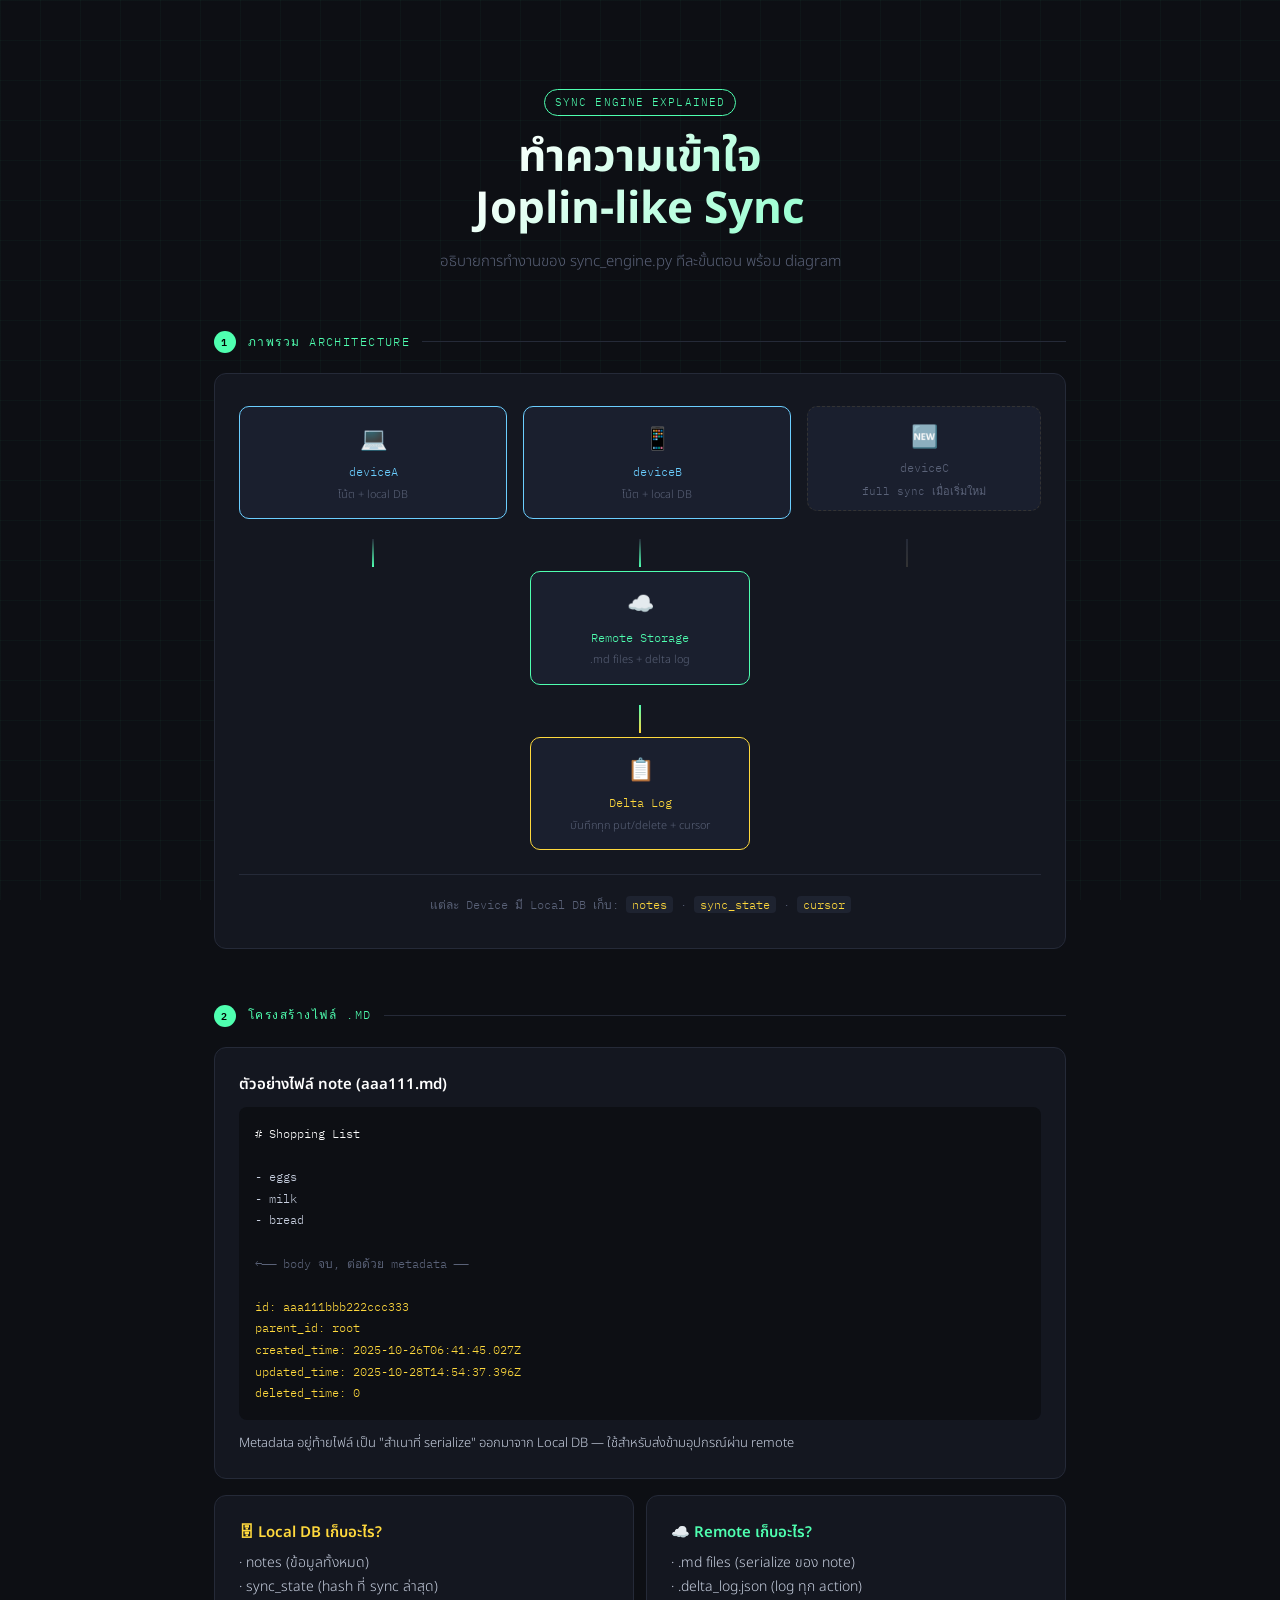
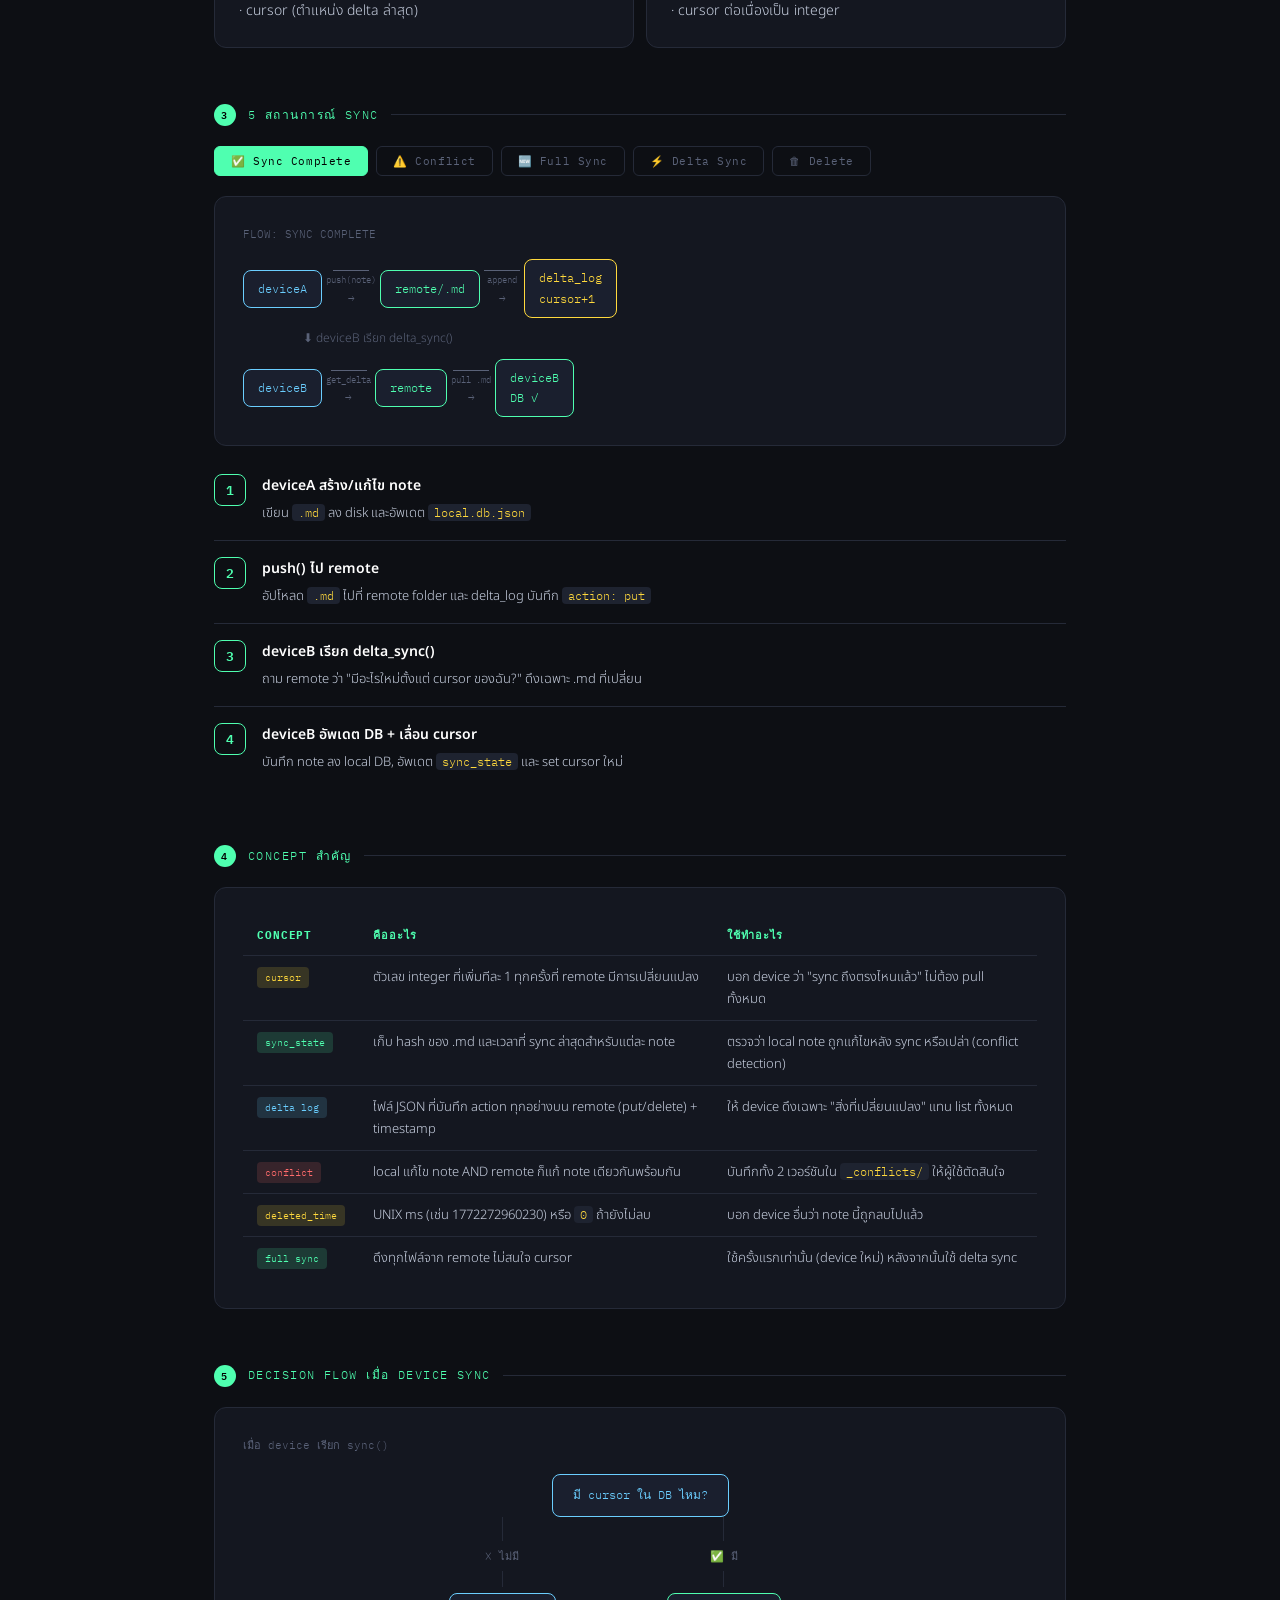
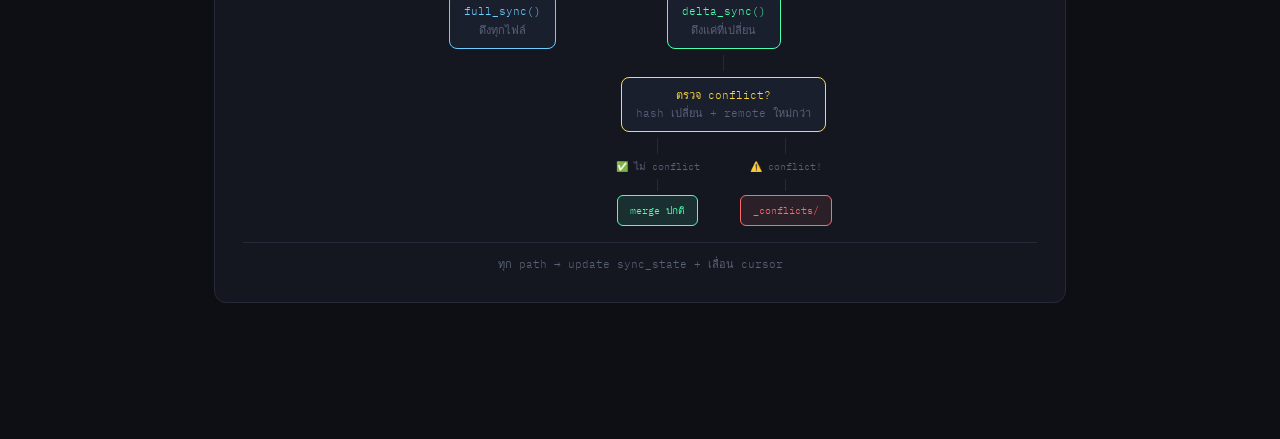
<file: Programming-topic/joplin-sync-engine.html>
<!DOCTYPE html>
<html lang="th">
<head>
<meta charset="UTF-8">
<meta name="viewport" content="width=device-width, initial-scale=1.0">
<title>Sync Engine — How It Works</title>
<style>
  @import url('https://fonts.googleapis.com/css2?family=IBM+Plex+Mono:wght@400;600&family=Noto+Sans+Thai:wght@300;400;600;700&display=swap');

  :root {
    --bg: #0d0f14;
    --surface: #141720;
    --border: #252a38;
    --accent: #4fffb0;
    --accent2: #ff6b6b;
    --accent3: #ffd93d;
    --accent4: #6bceff;
    --text: #c8d0e0;
    --muted: #5a6278;
    --mono: 'IBM Plex Mono', monospace;
    --sans: 'Noto Sans Thai', sans-serif;
  }

  * { box-sizing: border-box; margin: 0; padding: 0; }

  body {
    background: var(--bg);
    color: var(--text);
    font-family: var(--sans);
    font-weight: 300;
    line-height: 1.7;
    overflow-x: hidden;
  }

  /* grid noise overlay */
  body::before {
    content: '';
    position: fixed; inset: 0; z-index: 0;
    background-image:
      linear-gradient(rgba(79,255,176,.03) 1px, transparent 1px),
      linear-gradient(90deg, rgba(79,255,176,.03) 1px, transparent 1px);
    background-size: 40px 40px;
    pointer-events: none;
  }

  .wrapper { position: relative; z-index: 1; max-width: 900px; margin: 0 auto; padding: 40px 24px 80px; }

  /* ── header ── */
  header { text-align: center; padding: 48px 0 56px; }
  header .badge {
    display: inline-block;
    font-family: var(--mono); font-size: 11px;
    color: var(--accent); border: 1px solid var(--accent);
    padding: 3px 10px; border-radius: 20px; letter-spacing: .1em;
    margin-bottom: 16px;
  }
  header h1 {
    font-size: clamp(28px, 5vw, 44px);
    font-weight: 700; line-height: 1.2;
    background: linear-gradient(135deg, #fff 30%, var(--accent) 100%);
    -webkit-background-clip: text; -webkit-text-fill-color: transparent;
  }
  header p { color: var(--muted); margin-top: 12px; font-size: 15px; }

  /* ── section title ── */
  .section { margin-bottom: 56px; }
  .section-title {
    display: flex; align-items: center; gap: 12px;
    font-family: var(--mono); font-size: 12px; letter-spacing: .12em;
    text-transform: uppercase; color: var(--accent);
    margin-bottom: 20px;
  }
  .section-title::after {
    content: ''; flex: 1; height: 1px; background: var(--border);
  }
  .num {
    width: 22px; height: 22px; border-radius: 50%;
    background: var(--accent); color: #000;
    font-size: 10px; font-weight: 600;
    display: grid; place-items: center; flex-shrink: 0;
  }

  /* ── card ── */
  .card {
    background: var(--surface);
    border: 1px solid var(--border);
    border-radius: 12px;
    padding: 24px;
    margin-bottom: 16px;
  }
  .card h3 { font-size: 15px; font-weight: 600; color: #fff; margin-bottom: 6px; }
  .card p  { font-size: 14px; color: var(--text); }

  /* ── flow diagram ── */
  .flow {
    background: var(--surface);
    border: 1px solid var(--border);
    border-radius: 12px;
    padding: 28px;
    overflow-x: auto;
  }

  .flow-row {
    display: flex; align-items: center; gap: 0;
    margin-bottom: 8px;
  }
  .flow-row:last-child { margin-bottom: 0; }

  .node {
    background: #1a1f2e;
    border: 1px solid var(--border);
    border-radius: 8px;
    padding: 8px 14px;
    font-family: var(--mono); font-size: 12px;
    white-space: nowrap;
    position: relative;
  }
  .node.device  { border-color: var(--accent4); color: var(--accent4); }
  .node.remote  { border-color: var(--accent); color: var(--accent); }
  .node.db      { border-color: var(--accent3); color: var(--accent3); }
  .node.conflict{ border-color: var(--accent2); color: var(--accent2); }
  .node.action  { border-color: #8b8fff; color: #8b8fff; }

  .arrow {
    display: flex; align-items: center; padding: 0 4px;
    font-family: var(--mono); font-size: 11px; color: var(--muted);
    flex-direction: column; gap: 1px;
  }
  .arrow .line { width: 36px; height: 1px; background: var(--muted); }
  .arrow .label { font-size: 9px; white-space: nowrap; }
  .arrow-head { color: var(--muted); }

  /* ── big diagram (SVG-style via CSS) ── */
  .arch-diagram {
    background: var(--surface);
    border: 1px solid var(--border);
    border-radius: 12px;
    padding: 32px 24px;
    position: relative;
  }

  .arch-row {
    display: flex; justify-content: space-between; align-items: flex-start;
    gap: 16px; margin-bottom: 24px;
  }
  .arch-row.center { justify-content: center; }

  .box {
    background: #1a1f2e;
    border-radius: 10px;
    padding: 14px 16px;
    flex: 1; min-width: 140px;
    text-align: center;
  }
  .box .icon { font-size: 22px; display: block; margin-bottom: 4px; }
  .box .label { font-family: var(--mono); font-size: 12px; }
  .box .sub   { font-size: 11px; color: var(--muted); margin-top: 3px; }

  .box.deviceA { border: 1.5px solid var(--accent4); }
  .box.deviceB { border: 1.5px solid var(--accent4); }
  .box.remote  { border: 1.5px solid var(--accent); }
  .box.delta   { border: 1.5px solid var(--accent3); }
  .box.db-box  { border: 1.5px solid var(--accent3); background: #1c1a0f; }

  .connector-row {
    display: flex; justify-content: space-around;
    margin: -8px 0 16px;
    position: relative;
  }
  .v-line {
    width: 2px; height: 28px;
    background: linear-gradient(to bottom, var(--border), var(--accent));
    margin: 0 auto;
  }

  /* ── step list ── */
  .steps { display: flex; flex-direction: column; gap: 0; }
  .step {
    display: flex; gap: 16px;
    padding: 16px 0;
    border-bottom: 1px solid var(--border);
    animation: fadeUp .4s ease both;
  }
  .step:last-child { border-bottom: none; }

  @keyframes fadeUp {
    from { opacity: 0; transform: translateY(12px); }
    to   { opacity: 1; transform: translateY(0); }
  }

  .step-num {
    width: 32px; height: 32px; flex-shrink: 0;
    border-radius: 8px; display: grid; place-items: center;
    font-family: var(--mono); font-size: 13px; font-weight: 600;
    border: 1px solid;
  }
  .step-num.green { border-color: var(--accent); color: var(--accent); }
  .step-num.blue  { border-color: var(--accent4); color: var(--accent4); }
  .step-num.yellow{ border-color: var(--accent3); color: var(--accent3); }
  .step-num.red   { border-color: var(--accent2); color: var(--accent2); }
  .step-num.purple{ border-color: #8b8fff; color: #8b8fff; }

  .step-body h4 { font-size: 14px; font-weight: 600; color: #fff; margin-bottom: 4px; }
  .step-body p  { font-size: 13px; color: var(--text); }

  code {
    font-family: var(--mono); font-size: 12px;
    background: #1e2330; padding: 1px 6px; border-radius: 4px;
    color: var(--accent3);
  }

  /* ── scenario tabs ── */
  .tabs { display: flex; gap: 8px; flex-wrap: wrap; margin-bottom: 20px; }
  .tab {
    padding: 7px 16px; border-radius: 6px;
    font-family: var(--mono); font-size: 11px; letter-spacing: .05em;
    cursor: pointer; border: 1px solid var(--border);
    color: var(--muted); background: transparent;
    transition: all .2s;
  }
  .tab:hover  { border-color: var(--accent); color: var(--accent); }
  .tab.active { border-color: var(--accent); color: #000; background: var(--accent); }

  .scenario { display: none; }
  .scenario.active { display: block; }

  /* ── comparison table ── */
  table { width: 100%; border-collapse: collapse; font-size: 13px; }
  th {
    font-family: var(--mono); font-size: 11px; letter-spacing: .08em;
    text-transform: uppercase; color: var(--accent);
    padding: 10px 14px; text-align: left;
    border-bottom: 1px solid var(--border);
  }
  td {
    padding: 10px 14px; border-bottom: 1px solid var(--border);
    vertical-align: top;
  }
  tr:last-child td { border-bottom: none; }
  tr:hover td { background: rgba(79,255,176,.03); }

  .tag {
    display: inline-block; padding: 2px 8px; border-radius: 4px;
    font-family: var(--mono); font-size: 10px;
  }
  .tag.green  { background: rgba(79,255,176,.15); color: var(--accent); }
  .tag.yellow { background: rgba(255,217,61,.15); color: var(--accent3); }
  .tag.red    { background: rgba(255,107,107,.15); color: var(--accent2); }
  .tag.blue   { background: rgba(107,206,255,.15); color: var(--accent4); }

  /* ── delta diagram ── */
  .delta-vis {
    display: grid; grid-template-columns: 1fr 80px 1fr;
    gap: 12px; align-items: start;
  }
  .delta-col { display: flex; flex-direction: column; gap: 6px; }
  .delta-col-title {
    font-family: var(--mono); font-size: 11px; color: var(--muted);
    padding-bottom: 6px; border-bottom: 1px solid var(--border);
    margin-bottom: 4px;
  }
  .delta-item {
    background: #1a1f2e; border-radius: 6px;
    padding: 6px 10px; font-family: var(--mono); font-size: 11px;
    border-left: 3px solid;
    display: flex; align-items: center; gap: 6px;
  }
  .delta-item.put    { border-color: var(--accent); }
  .delta-item.skip   { border-color: var(--muted); opacity: .4; }
  .delta-item.del    { border-color: var(--accent2); }
  .delta-middle {
    display: flex; flex-direction: column; align-items: center;
    justify-content: center; gap: 6px; padding-top: 32px;
  }
  .cursor-badge {
    background: var(--accent3); color: #000;
    font-family: var(--mono); font-size: 10px;
    padding: 3px 8px; border-radius: 4px; font-weight: 600;
  }

  /* ── conflict diagram ── */
  .conflict-grid {
    display: grid; grid-template-columns: 1fr 1fr;
    gap: 16px; margin-bottom: 16px;
  }
  .conflict-box {
    border-radius: 8px; padding: 14px;
    border: 1px dashed;
  }
  .conflict-box.left  { border-color: var(--accent4); }
  .conflict-box.right { border-color: var(--accent2); }
  .conflict-box .cname {
    font-family: var(--mono); font-size: 11px; margin-bottom: 8px;
  }
  .conflict-box.left  .cname { color: var(--accent4); }
  .conflict-box.right .cname { color: var(--accent2); }
  .md-line { font-size: 12px; color: var(--muted); line-height: 1.8; }
  .md-line span { color: var(--text); }
  .md-diff { color: var(--accent3) !important; }

  .conflict-result {
    background: rgba(255,107,107,.08); border: 1px solid var(--accent2);
    border-radius: 8px; padding: 14px;
    font-size: 13px;
  }
  .conflict-result strong { color: var(--accent2); }

  /* scrollbar */
  ::-webkit-scrollbar { width: 6px; height: 6px; }
  ::-webkit-scrollbar-track { background: var(--bg); }
  ::-webkit-scrollbar-thumb { background: var(--border); border-radius: 3px; }
</style>
</head>
<body>
<div class="wrapper">

  <!-- HEADER -->
  <header>
    <div class="badge">SYNC ENGINE EXPLAINED</div>
    <h1>ทำความเข้าใจ<br>Joplin-like Sync</h1>
    <p>อธิบายการทำงานของ sync_engine.py ทีละขั้นตอน พร้อม diagram</p>
  </header>

  <!-- ═══════════════════════════════════ -->
  <!-- SECTION 1: OVERVIEW               -->
  <!-- ═══════════════════════════════════ -->
  <div class="section">
    <div class="section-title"><div class="num">1</div>ภาพรวม Architecture</div>

    <div class="arch-diagram">
      <!-- Top row: devices -->
      <div class="arch-row">
        <div class="box deviceA">
          <span class="icon">💻</span>
          <div class="label" style="color:var(--accent4)">deviceA</div>
          <div class="sub">โน้ต + local DB</div>
        </div>
        <div class="box deviceB">
          <span class="icon">📱</span>
          <div class="label" style="color:var(--accent4)">deviceB</div>
          <div class="sub">โน้ต + local DB</div>
        </div>
        <div style="flex:1;min-width:100px">
          <div class="box" style="border:1.5px dashed #333; color: var(--muted); font-family:var(--mono); font-size:11px; padding:10px;">
            <span class="icon">🆕</span>
            <div class="label">deviceC</div>
            <div class="sub">full sync เมื่อเริ่มใหม่</div>
          </div>
        </div>
      </div>

      <!-- Connectors -->
      <div style="display:flex; justify-content:space-around; margin: -4px 0 4px;">
        <div style="flex:1;display:flex;justify-content:center"><div class="v-line"></div></div>
        <div style="flex:1;display:flex;justify-content:center"><div class="v-line"></div></div>
        <div style="flex:1;display:flex;justify-content:center"><div class="v-line" style="background:linear-gradient(to bottom, var(--border), #333)"></div></div>
      </div>

      <!-- Middle: remote -->
      <div class="arch-row center">
        <div class="box remote" style="max-width:220px;">
          <span class="icon">☁️</span>
          <div class="label" style="color:var(--accent)">Remote Storage</div>
          <div class="sub">.md files + delta log</div>
        </div>
      </div>

      <!-- Connector down -->
      <div style="display:flex;justify-content:center;margin:-4px 0 4px;">
        <div class="v-line" style="background:linear-gradient(to bottom, var(--accent), var(--accent3))"></div>
      </div>

      <!-- Bottom: delta log -->
      <div class="arch-row center">
        <div class="box delta" style="max-width:220px;">
          <span class="icon">📋</span>
          <div class="label" style="color:var(--accent3)">Delta Log</div>
          <div class="sub">บันทึกทุก put/delete + cursor</div>
        </div>
      </div>

      <div style="margin-top:20px; padding-top:20px; border-top:1px solid var(--border);">
        <div style="font-size:12px; color:var(--muted); text-align:center; font-family:var(--mono);">
          แต่ละ Device มี Local DB เก็บ: <code>notes</code> · <code>sync_state</code> · <code>cursor</code>
        </div>
      </div>
    </div>
  </div>

  <!-- ═══════════════════════════════════ -->
  <!-- SECTION 2: NOTE STRUCTURE          -->
  <!-- ═══════════════════════════════════ -->
  <div class="section">
    <div class="section-title"><div class="num">2</div>โครงสร้างไฟล์ .md</div>

    <div class="card">
      <h3>ตัวอย่างไฟล์ note (aaa111.md)</h3>
      <pre style="background:#0d0f14; padding:16px; border-radius:8px; font-family:var(--mono); font-size:12px; line-height:1.8; margin-top:10px; overflow-x:auto;"><span style="color:#fff"># Shopping List</span>

<span style="color:var(--text)">- eggs
- milk
- bread</span>

<span style="color:var(--muted)">←── body จบ, ต่อด้วย metadata ──</span>

<span style="color:var(--accent3)">id: aaa111bbb222ccc333</span>
<span style="color:var(--accent3)">parent_id: root</span>
<span style="color:var(--accent3)">created_time: 2025-10-26T06:41:45.027Z</span>
<span style="color:var(--accent3)">updated_time: 2025-10-28T14:54:37.396Z</span>
<span style="color:var(--accent3)">deleted_time: 0</span></pre>
      <p style="margin-top:12px; font-size:13px;">
        Metadata อยู่ท้ายไฟล์ เป็น "สำเนาที่ serialize" ออกมาจาก Local DB — ใช้สำหรับส่งข้ามอุปกรณ์ผ่าน remote
      </p>
    </div>

    <div style="display:grid; grid-template-columns:1fr 1fr; gap:12px; margin-top:4px;">
      <div class="card" style="margin:0;">
        <h3 style="color:var(--accent3)">🗄 Local DB เก็บอะไร?</h3>
        <p>· notes (ข้อมูลทั้งหมด)<br>· sync_state (hash ที่ sync ล่าสุด)<br>· cursor (ตำแหน่ง delta ล่าสุด)</p>
      </div>
      <div class="card" style="margin:0;">
        <h3 style="color:var(--accent)">☁️ Remote เก็บอะไร?</h3>
        <p>· .md files (serialize ของ note)<br>· .delta_log.json (log ทุก action)<br>· cursor ต่อเนื่องเป็น integer</p>
      </div>
    </div>
  </div>

  <!-- ═══════════════════════════════════ -->
  <!-- SECTION 3: 5 SCENARIOS            -->
  <!-- ═══════════════════════════════════ -->
  <div class="section">
    <div class="section-title"><div class="num">3</div>5 สถานการณ์ Sync</div>

    <div class="tabs">
      <button class="tab active" onclick="showTab('sync')">✅ Sync Complete</button>
      <button class="tab" onclick="showTab('conflict')">⚠️ Conflict</button>
      <button class="tab" onclick="showTab('fullsync')">🆕 Full Sync</button>
      <button class="tab" onclick="showTab('delta')">⚡ Delta Sync</button>
      <button class="tab" onclick="showTab('delete')">🗑 Delete</button>
    </div>

    <!-- ── Sync Complete ── -->
    <div id="tab-sync" class="scenario active">
      <div class="flow" style="margin-bottom:12px;">
        <div style="font-family:var(--mono);font-size:11px;color:var(--muted);margin-bottom:16px;">FLOW: SYNC COMPLETE</div>
        <div class="flow-row">
          <div class="node device">deviceA</div>
          <div class="arrow"><div class="line"></div><div class="label">push(note)</div><div class="arrow-head">→</div></div>
          <div class="node remote">remote/.md</div>
          <div class="arrow"><div class="line"></div><div class="label">append</div><div class="arrow-head">→</div></div>
          <div class="node db">delta_log<br>cursor+1</div>
        </div>
        <div style="margin:10px 0 10px 60px; color:var(--muted); font-size:12px;">⬇ deviceB เรียก delta_sync()</div>
        <div class="flow-row">
          <div class="node device">deviceB</div>
          <div class="arrow"><div class="line"></div><div class="label">get_delta</div><div class="arrow-head">→</div></div>
          <div class="node remote">remote</div>
          <div class="arrow"><div class="line"></div><div class="label">pull .md</div><div class="arrow-head">→</div></div>
          <div class="node device" style="border-color:var(--accent);color:var(--accent)">deviceB<br>DB ✓</div>
        </div>
      </div>
      <div class="steps">
        <div class="step"><div class="step-num green">1</div><div class="step-body"><h4>deviceA สร้าง/แก้ไข note</h4><p>เขียน <code>.md</code> ลง disk และอัพเดต <code>local.db.json</code></p></div></div>
        <div class="step"><div class="step-num green">2</div><div class="step-body"><h4>push() ไป remote</h4><p>อัปโหลด <code>.md</code> ไปที่ remote folder และ delta_log บันทึก <code>action: put</code></p></div></div>
        <div class="step"><div class="step-num green">3</div><div class="step-body"><h4>deviceB เรียก delta_sync()</h4><p>ถาม remote ว่า "มีอะไรใหม่ตั้งแต่ cursor ของฉัน?" ดึงเฉพาะ .md ที่เปลี่ยน</p></div></div>
        <div class="step"><div class="step-num green">4</div><div class="step-body"><h4>deviceB อัพเดต DB + เลื่อน cursor</h4><p>บันทึก note ลง local DB, อัพเดต <code>sync_state</code> และ set cursor ใหม่</p></div></div>
      </div>
    </div>

    <!-- ── Conflict ── -->
    <div id="tab-conflict" class="scenario">
      <div class="conflict-grid">
        <div class="conflict-box left">
          <div class="cname">📤 deviceA (push แล้ว)</div>
          <div class="md-line">- eggs<br>- milk<br><span class="md-diff">- bread ← เพิ่ม</span></div>
          <div style="margin-top:8px;font-family:var(--mono);font-size:10px;color:var(--muted)">updated: 14:55:00Z</div>
        </div>
        <div class="conflict-box right">
          <div class="cname">📱 deviceB (แก้ offline)</div>
          <div class="md-line">- eggs<br>- milk<br><span class="md-diff">- butter ← เพิ่มต่างกัน</span></div>
          <div style="margin-top:8px;font-family:var(--mono);font-size:10px;color:var(--muted)">updated: 14:55:30Z</div>
        </div>
      </div>
      <div class="conflict-result">
        <strong>⚠️ Conflict ถูกตรวจพบเมื่อ:</strong><br>
        local hash ≠ sync_state hash <code>AND</code> remote updated_time > sync_time<br><br>
        ผลลัพธ์: deviceB สร้าง <code>_conflicts/</code> โดยมีทั้ง:<br>
        &nbsp;· <code>aaa111_remote_TIMESTAMP.md</code> (เวอร์ชัน remote)<br>
        &nbsp;· <code>aaa111_local_TIMESTAMP.md</code> (เวอร์ชัน local)<br><br>
        ผู้ใช้ต้องเลือกเองว่าจะเก็บเวอร์ชันไหน (เหมือน Joplin จริง)
      </div>
      <div class="steps" style="margin-top:16px;">
        <div class="step"><div class="step-num red">1</div><div class="step-body"><h4>ตรวจสอบ local hash</h4><p>hash ของ note ใน device ≠ hash ที่ sync ครั้งล่าสุด → แสดงว่า local มีการแก้ไข</p></div></div>
        <div class="step"><div class="step-num red">2</div><div class="step-body"><h4>เปรียบ updated_time</h4><p>remote มี updated_time ใหม่กว่า sync_time → remote ก็ถูกแก้ไขเช่นกัน = CONFLICT</p></div></div>
        <div class="step"><div class="step-num red">3</div><div class="step-body"><h4>บันทึกทั้ง 2 เวอร์ชัน</h4><p>สร้าง <code>_conflicts/</code> เก็บทั้ง remote copy และ local copy ไว้ให้ผู้ใช้แก้เอง</p></div></div>
      </div>
    </div>

    <!-- ── Full Sync ── -->
    <div id="tab-fullsync" class="scenario">
      <div class="flow" style="margin-bottom:12px;">
        <div style="font-family:var(--mono);font-size:11px;color:var(--muted);margin-bottom:16px;">FLOW: NEW DEVICE FULL SYNC</div>
        <div class="flow-row">
          <div class="node device">deviceC<br><span style="color:var(--muted);font-size:10px">cursor = None</span></div>
          <div class="arrow"><div class="line"></div><div class="label">list_files()</div><div class="arrow-head">→</div></div>
          <div class="node remote">remote<br>(ทุกไฟล์)</div>
          <div class="arrow"><div class="line"></div><div class="label">pull ALL</div><div class="arrow-head">→</div></div>
          <div class="node db">local DB<br>+ cursor</div>
        </div>
      </div>
      <div class="steps">
        <div class="step"><div class="step-num blue">1</div><div class="step-body"><h4>ไม่มี cursor → Full Sync</h4><p>device ใหม่ไม่รู้ว่า remote มีอะไรบ้าง ต้องดึงทุก <code>.md</code> ออกมาเลย</p></div></div>
        <div class="step"><div class="step-num blue">2</div><div class="step-body"><h4>list_files() จาก remote</h4><p>ดึงรายชื่อไฟล์ทั้งหมด loop ผ่านทีละไฟล์</p></div></div>
        <div class="step"><div class="step-num blue">3</div><div class="step-body"><h4>parse metadata + บันทึก DB</h4><p>แยก body กับ metadata จาก .md แล้ว upsert ลง local DB ทีละตัว</p></div></div>
        <div class="step"><div class="step-num blue">4</div><div class="step-body"><h4>Set cursor = latest</h4><p>หลัง full sync เสร็จ ตั้ง cursor ให้ชี้ตำแหน่งล่าสุด → ครั้งหน้าใช้ delta sync แทน</p></div></div>
      </div>
    </div>

    <!-- ── Delta Sync ── -->
    <div id="tab-delta" class="scenario">
      <div class="flow" style="margin-bottom:12px;">
        <div style="font-family:var(--mono);font-size:11px;color:var(--muted);margin-bottom:16px;">FLOW: DELTA SYNC (cursor = 5)</div>
        <div class="delta-vis">
          <div class="delta-col">
            <div class="delta-col-title">delta_log ทั้งหมด</div>
            <div class="delta-item skip">cursor 1 · put note_A.md</div>
            <div class="delta-item skip">cursor 2 · put note_B.md</div>
            <div class="delta-item skip">cursor 3 · put note_C.md</div>
            <div class="delta-item skip">cursor 4 · put note_A.md</div>
            <div class="delta-item skip">cursor 5 · put note_B.md</div>
            <div class="delta-item put">cursor 6 · put note_D.md ✓</div>
            <div class="delta-item put">cursor 7 · put note_A.md ✓</div>
            <div class="delta-item del">cursor 8 · delete note_C.md ✓</div>
          </div>
          <div class="delta-middle">
            <div class="cursor-badge">cursor=5</div>
            <div style="color:var(--muted);font-size:11px;text-align:center">ดึงแค่<br>&gt; cursor 5</div>
            <div style="color:var(--accent);font-size:18px;">→</div>
          </div>
          <div class="delta-col">
            <div class="delta-col-title">ส่งให้ deviceB</div>
            <div class="delta-item put">put note_D.md → pull ✓</div>
            <div class="delta-item put">put note_A.md → pull ✓</div>
            <div class="delta-item del">delete note_C → remove ✓</div>
            <div style="margin-top:12px;padding:8px;background:rgba(79,255,176,.07);border-radius:6px;font-family:var(--mono);font-size:11px;color:var(--accent)">
              cursor ใหม่ = 8<br>ถ่าย 3 รายการ<br>ข้าม 5 รายการ
            </div>
          </div>
        </div>
      </div>
      <div class="steps">
        <div class="step"><div class="step-num yellow">1</div><div class="step-body"><h4>อ่าน cursor จาก local DB</h4><p>cursor คือตำแหน่งที่ sync ล่าสุด เช่น <code>cursor = 5</code></p></div></div>
        <div class="step"><div class="step-num yellow">2</div><div class="step-body"><h4>ขอ delta ตั้งแต่ cursor</h4><p>remote ส่งเฉพาะ entries ที่ <code>cursor > 5</code> ลดปริมาณ transfer อย่างมาก</p></div></div>
        <div class="step"><div class="step-num yellow">3</div><div class="step-body"><h4>Process แต่ละ delta</h4><p><code>put</code> → pull .md มาอัพเดต &nbsp;|&nbsp; <code>delete</code> → ลบออกจาก DB + disk</p></div></div>
        <div class="step"><div class="step-num yellow">4</div><div class="step-body"><h4>เลื่อน cursor ไปหน้า</h4><p>set cursor ใหม่เป็น cursor ล่าสุดของ remote พร้อม sync ครั้งหน้า</p></div></div>
      </div>
    </div>

    <!-- ── Delete ── -->
    <div id="tab-delete" class="scenario">
      <div class="flow" style="margin-bottom:12px;">
        <div style="font-family:var(--mono);font-size:11px;color:var(--muted);margin-bottom:16px;">FLOW: DELETE HANDLING</div>
        <div class="flow-row">
          <div class="node device">deviceA<br><span style="font-size:10px">delete_note()</span></div>
          <div class="arrow"><div class="line"></div><div class="label">set deleted_time</div><div class="arrow-head">→</div></div>
          <div class="node db">DB<br><span style="font-size:10px">UNIX ms</span></div>
        </div>
        <div style="margin:8px 0 8px 16px; color:var(--muted); font-size:12px;">⬇ push() ไป remote (soft delete)</div>
        <div class="flow-row">
          <div class="node device">deviceA</div>
          <div class="arrow"><div class="line"></div><div class="label">push</div><div class="arrow-head">→</div></div>
          <div class="node remote">remote<br>.md (deleted)</div>
          <div class="arrow"><div class="line"></div><div class="label">hard delete</div><div class="arrow-head">→</div></div>
          <div class="node conflict">tombstone<br>in delta log</div>
        </div>
        <div style="margin:8px 0 8px 16px; color:var(--muted); font-size:12px;">⬇ deviceB delta sync</div>
        <div class="flow-row">
          <div class="node device">deviceB</div>
          <div class="arrow"><div class="line"></div><div class="label">detect delete</div><div class="arrow-head">→</div></div>
          <div class="node conflict">ลบ note<br>จาก DB ✓</div>
        </div>
      </div>
      <div style="background:rgba(255,107,107,.07);border:1px solid var(--accent2);border-radius:8px;padding:14px;margin-bottom:12px;font-size:13px;">
        <strong style="color:var(--accent2)">deleted_time</strong> เก็บเป็น UNIX timestamp (milliseconds) เช่น <code style="color:var(--accent3)">1772272960230</code><br>
        ถ้า <code>deleted_time = 0</code> หมายถึงยังไม่ถูกลบ (active note)
      </div>
      <div class="steps">
        <div class="step"><div class="step-num red">1</div><div class="step-body"><h4>Soft Delete (local)</h4><p>set <code>deleted_time = now_unix()</code> (ms) แต่ยังเก็บ note ไว้ใน DB</p></div></div>
        <div class="step"><div class="step-num red">2</div><div class="step-body"><h4>Push soft-delete ไป remote</h4><p>อัพโหลด .md ที่มี <code>deleted_time</code> ไปที่ remote ก่อน</p></div></div>
        <div class="step"><div class="step-num red">3</div><div class="step-body"><h4>Hard Delete จาก remote</h4><p>ลบ .md ออกจาก remote จริงๆ delta_log บันทึก <code>action: delete</code> (tombstone)</p></div></div>
        <div class="step"><div class="step-num red">4</div><div class="step-body"><h4>Device อื่น sync → ลบตาม</h4><p>delta sync เห็น action delete → ลบ note ออกจาก local DB และ disk</p></div></div>
      </div>
    </div>
  </div>

  <!-- ═══════════════════════════════════ -->
  <!-- SECTION 4: KEY CONCEPTS TABLE     -->
  <!-- ═══════════════════════════════════ -->
  <div class="section">
    <div class="section-title"><div class="num">4</div>Concept สำคัญ</div>

    <div class="flow">
      <table>
        <thead>
          <tr><th>Concept</th><th>คืออะไร</th><th>ใช้ทำอะไร</th></tr>
        </thead>
        <tbody>
          <tr>
            <td><span class="tag yellow">cursor</span></td>
            <td>ตัวเลข integer ที่เพิ่มทีละ 1 ทุกครั้งที่ remote มีการเปลี่ยนแปลง</td>
            <td>บอก device ว่า "sync ถึงตรงไหนแล้ว" ไม่ต้อง pull ทั้งหมด</td>
          </tr>
          <tr>
            <td><span class="tag green">sync_state</span></td>
            <td>เก็บ hash ของ .md และเวลาที่ sync ล่าสุดสำหรับแต่ละ note</td>
            <td>ตรวจว่า local note ถูกแก้ไขหลัง sync หรือเปล่า (conflict detection)</td>
          </tr>
          <tr>
            <td><span class="tag blue">delta log</span></td>
            <td>ไฟล์ JSON ที่บันทึก action ทุกอย่างบน remote (put/delete) + timestamp</td>
            <td>ให้ device ดึงเฉพาะ "สิ่งที่เปลี่ยนแปลง" แทน list ทั้งหมด</td>
          </tr>
          <tr>
            <td><span class="tag red">conflict</span></td>
            <td>local แก้ไข note AND remote ก็แก้ note เดียวกันพร้อมกัน</td>
            <td>บันทึกทั้ง 2 เวอร์ชันใน <code>_conflicts/</code> ให้ผู้ใช้ตัดสินใจ</td>
          </tr>
          <tr>
            <td><span class="tag yellow">deleted_time</span></td>
            <td>UNIX ms (เช่น 1772272960230) หรือ <code>0</code> ถ้ายังไม่ลบ</td>
            <td>บอก device อื่นว่า note นี้ถูกลบไปแล้ว</td>
          </tr>
          <tr>
            <td><span class="tag green">full sync</span></td>
            <td>ดึงทุกไฟล์จาก remote ไม่สนใจ cursor</td>
            <td>ใช้ครั้งแรกเท่านั้น (device ใหม่) หลังจากนั้นใช้ delta sync</td>
          </tr>
        </tbody>
      </table>
    </div>
  </div>

  <!-- ═══════════════════════════════════ -->
  <!-- SECTION 5: SUMMARY FLOW           -->
  <!-- ═══════════════════════════════════ -->
  <div class="section">
    <div class="section-title"><div class="num">5</div>Decision Flow เมื่อ Device Sync</div>

    <div class="flow">
      <div style="font-family:var(--mono);font-size:11px;color:var(--muted);margin-bottom:20px;">เมื่อ device เรียก sync()</div>

      <!-- Decision tree via CSS -->
      <div style="display:flex;flex-direction:column;gap:0;align-items:center;">

        <div style="background:#1a1f2e;border:1px solid var(--accent4);border-radius:8px;padding:10px 20px;font-family:var(--mono);font-size:12px;color:var(--accent4);">
          มี cursor ใน DB ไหม?
        </div>
        <div style="display:flex;gap:60px;margin-top:0;align-items:flex-start;width:100%;justify-content:center;">
          <!-- NO branch -->
          <div style="display:flex;flex-direction:column;align-items:center;gap:6px;">
            <div style="height:24px;width:1px;background:var(--border)"></div>
            <div style="font-size:11px;color:var(--muted);font-family:var(--mono)">❌ ไม่มี</div>
            <div style="height:16px;width:1px;background:var(--border)"></div>
            <div style="background:#1a1f2e;border:1.5px solid var(--accent4);border-radius:8px;padding:8px 14px;font-family:var(--mono);font-size:11px;color:var(--accent4);text-align:center;">
              full_sync()<br><span style="color:var(--muted)">ดึงทุกไฟล์</span>
            </div>
          </div>
          <!-- YES branch -->
          <div style="display:flex;flex-direction:column;align-items:center;gap:6px;">
            <div style="height:24px;width:1px;background:var(--border)"></div>
            <div style="font-size:11px;color:var(--muted);font-family:var(--mono)">✅ มี</div>
            <div style="height:16px;width:1px;background:var(--border)"></div>
            <div style="background:#1a1f2e;border:1.5px solid var(--accent);border-radius:8px;padding:8px 14px;font-family:var(--mono);font-size:11px;color:var(--accent);text-align:center;">
              delta_sync()<br><span style="color:var(--muted)">ดึงแค่ที่เปลี่ยน</span>
            </div>
            <div style="height:16px;width:1px;background:var(--border)"></div>
            <div style="background:#1a1f2e;border:1.5px solid var(--accent3);border-radius:8px;padding:8px 14px;font-family:var(--mono);font-size:11px;color:var(--accent3);text-align:center;">
              ตรวจ conflict?<br><span style="color:var(--muted)">hash เปลี่ยน + remote ใหม่กว่า</span>
            </div>
            <div style="display:flex;gap:40px;align-items:flex-start;">
              <div style="display:flex;flex-direction:column;align-items:center;gap:4px;">
                <div style="height:16px;width:1px;background:var(--border)"></div>
                <div style="font-size:10px;color:var(--muted);font-family:var(--mono)">✅ ไม่ conflict</div>
                <div style="height:12px;width:1px;background:var(--border)"></div>
                <div style="background:rgba(79,255,176,.1);border:1px solid var(--accent);border-radius:6px;padding:6px 12px;font-family:var(--mono);font-size:10px;color:var(--accent);">merge ปกติ</div>
              </div>
              <div style="display:flex;flex-direction:column;align-items:center;gap:4px;">
                <div style="height:16px;width:1px;background:var(--border)"></div>
                <div style="font-size:10px;color:var(--muted);font-family:var(--mono)">⚠️ conflict!</div>
                <div style="height:12px;width:1px;background:var(--border)"></div>
                <div style="background:rgba(255,107,107,.1);border:1px solid var(--accent2);border-radius:6px;padding:6px 12px;font-family:var(--mono);font-size:10px;color:var(--accent2);">_conflicts/</div>
              </div>
            </div>
          </div>
        </div>

        <div style="margin-top:16px;width:100%;height:1px;background:var(--border)"></div>
        <div style="margin-top:12px;font-family:var(--mono);font-size:11px;color:var(--muted);text-align:center;">
          ทุก path → update sync_state + เลื่อน cursor
        </div>
      </div>
    </div>
  </div>

</div>

<script>
function showTab(name) {
  document.querySelectorAll('.scenario').forEach(s => s.classList.remove('active'));
  document.querySelectorAll('.tab').forEach(t => t.classList.remove('active'));
  document.getElementById('tab-' + name).classList.add('active');
  event.target.classList.add('active');
}
</script>
</body>
</html>
</file>
